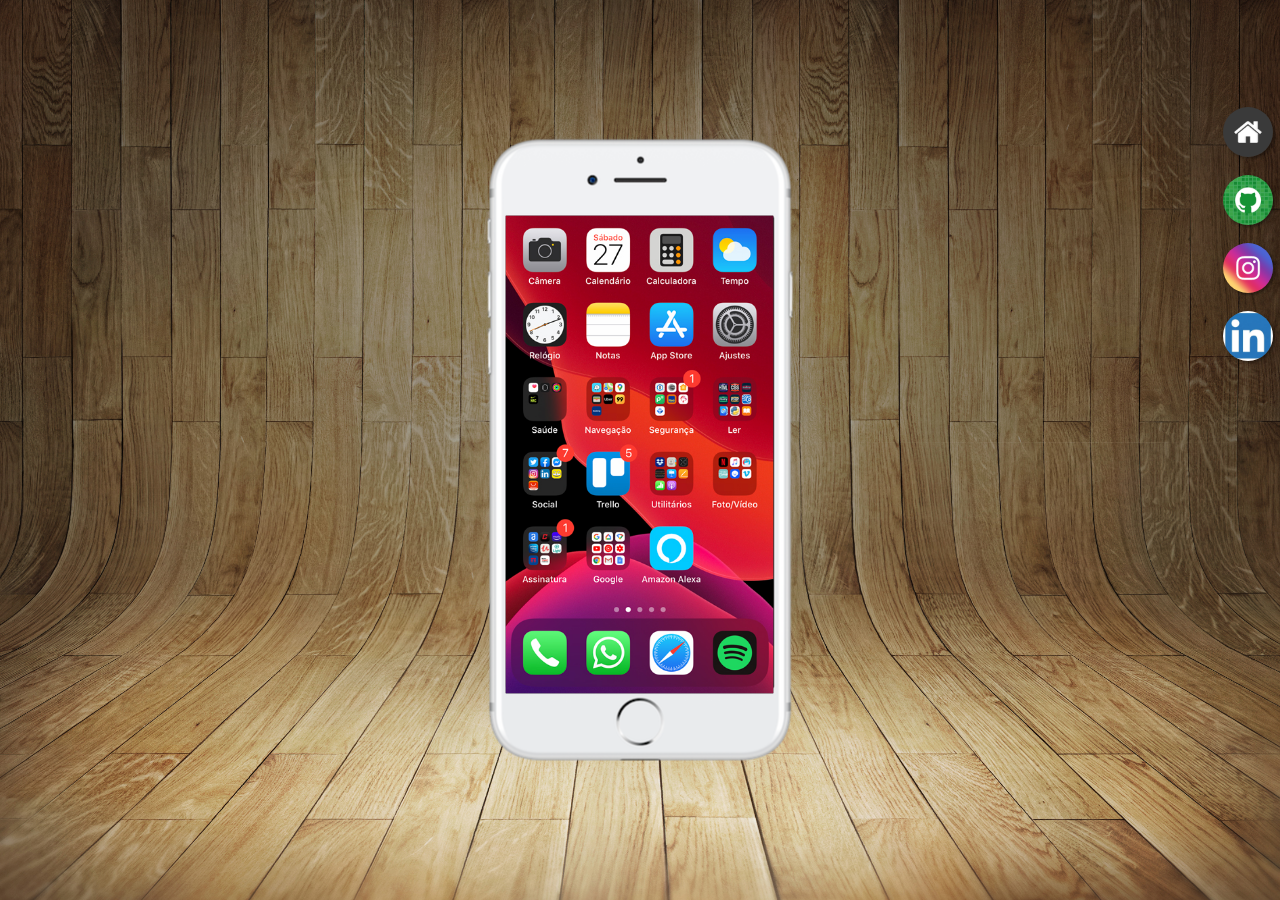
<file: index.html>
<!DOCTYPE html>
<html lang="pt-br">
<head>
    <meta charset="UTF-8">
    <meta name="viewport" content="width=device-width, initial-scale=1.0">
    <link rel="shortcut icon" href="favicon.ico" type="image/x-icon">
    <link rel="stylesheet" href="estilos/style.css">
    <title>Document</title>
</head>
<body>
    <main>
        <section id="telefone">
            <iframe src="home.html"  name="tela" id="tela" frameborder="0"></iframe>
        </section>
        <section id="redes-sociais">
            <a href="home.html" target="tela"><img src="imagens/logo-home.jpg" alt=""></a> <br>
            <a href="github.html" target="tela"><img src="imagens/logo-github.jpg" alt=""></a> <br>
            <a href="instagram.html" target="tela"><img src="imagens/logo-instagram.jpg" alt=""></a> <br>
            <a href="linkedin.html" target="tela"><img src="imagens/logo-linkedin.jfif" alt=""></a> <br>
        </section>
    </main>
</body>
</html>
</file>
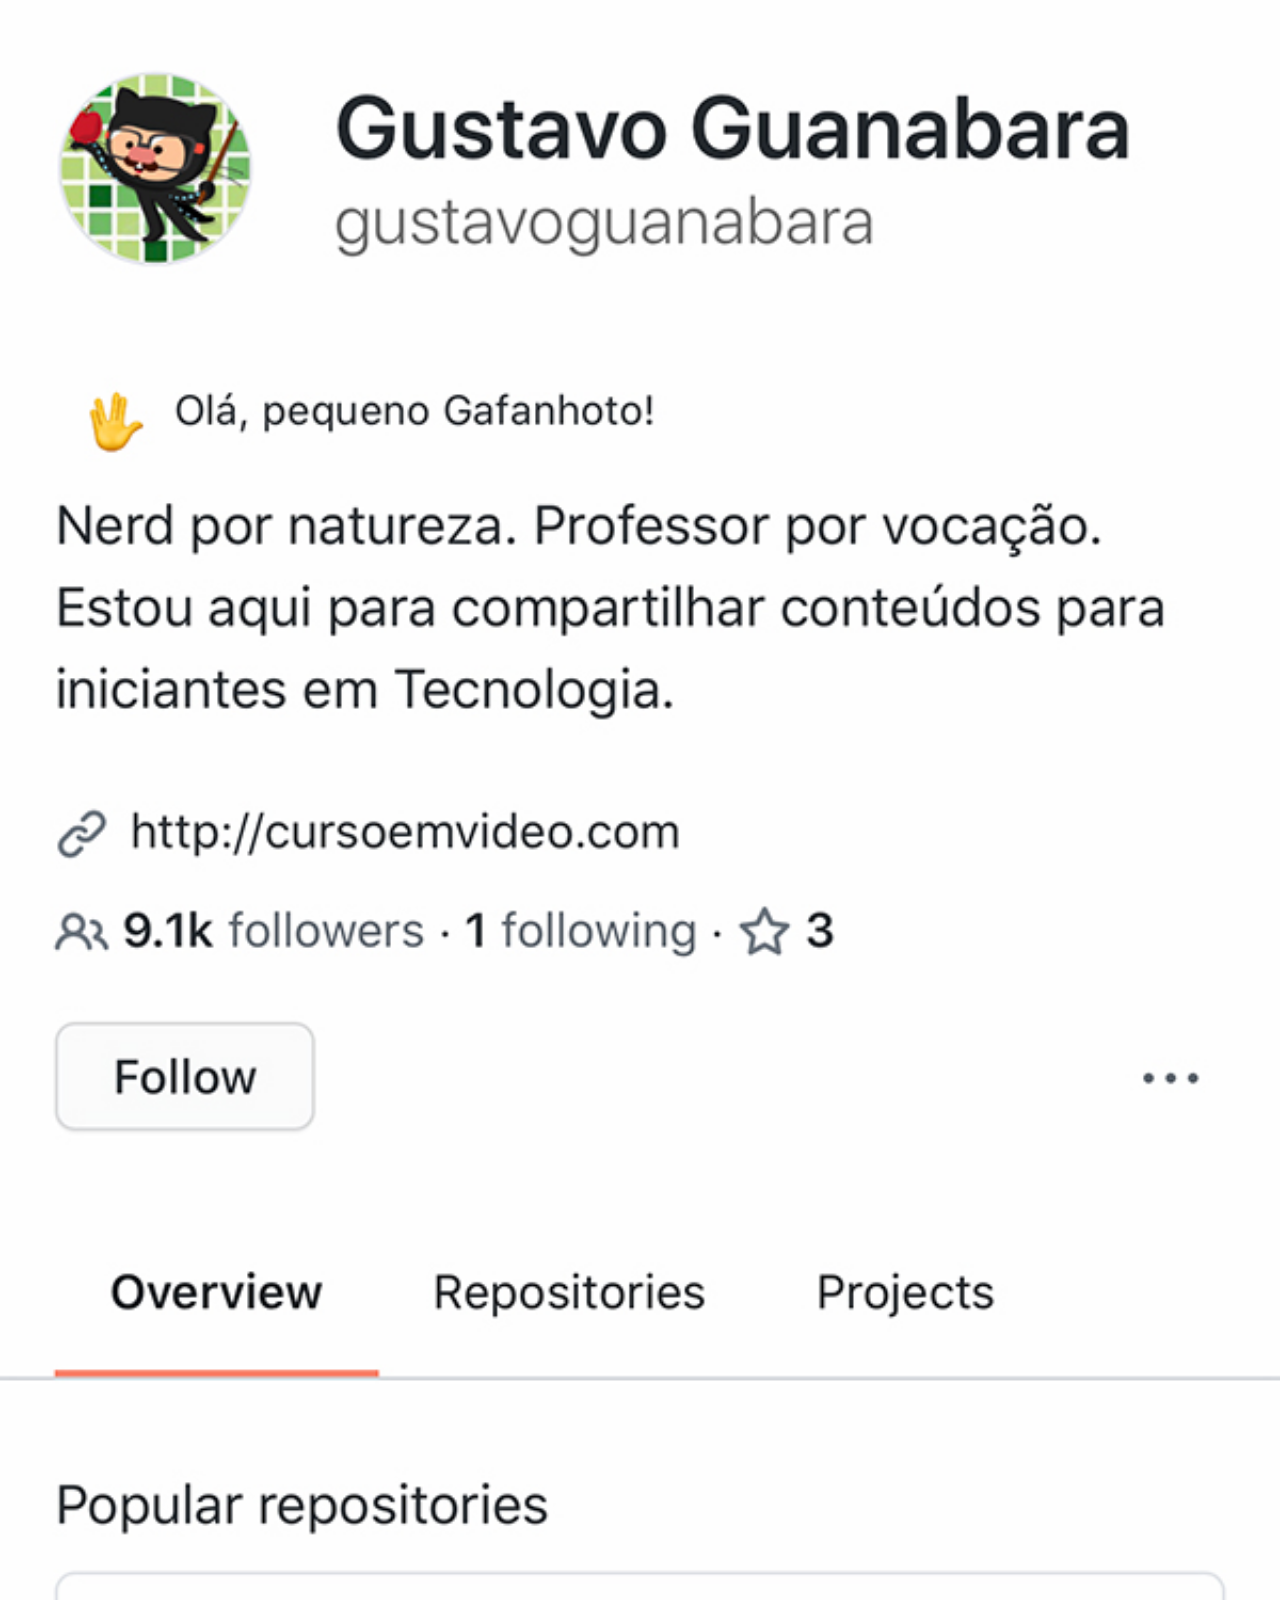
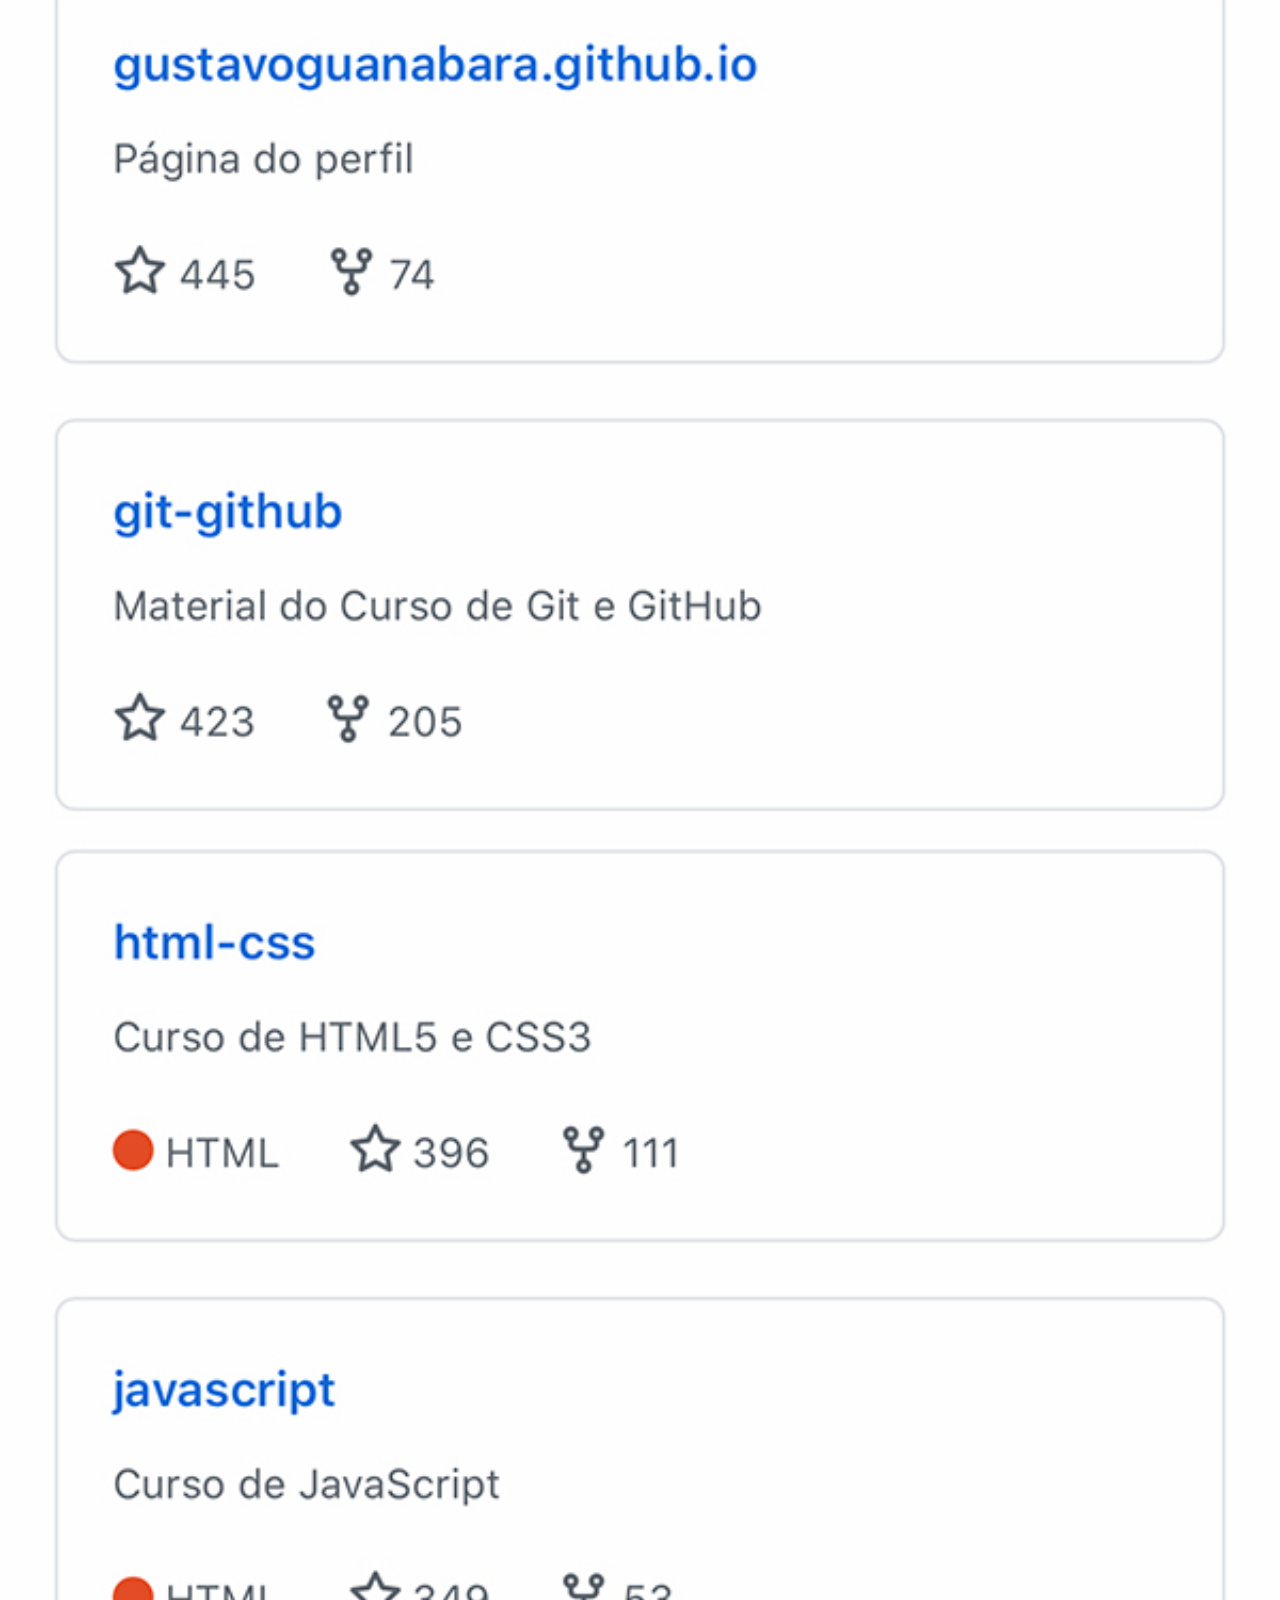
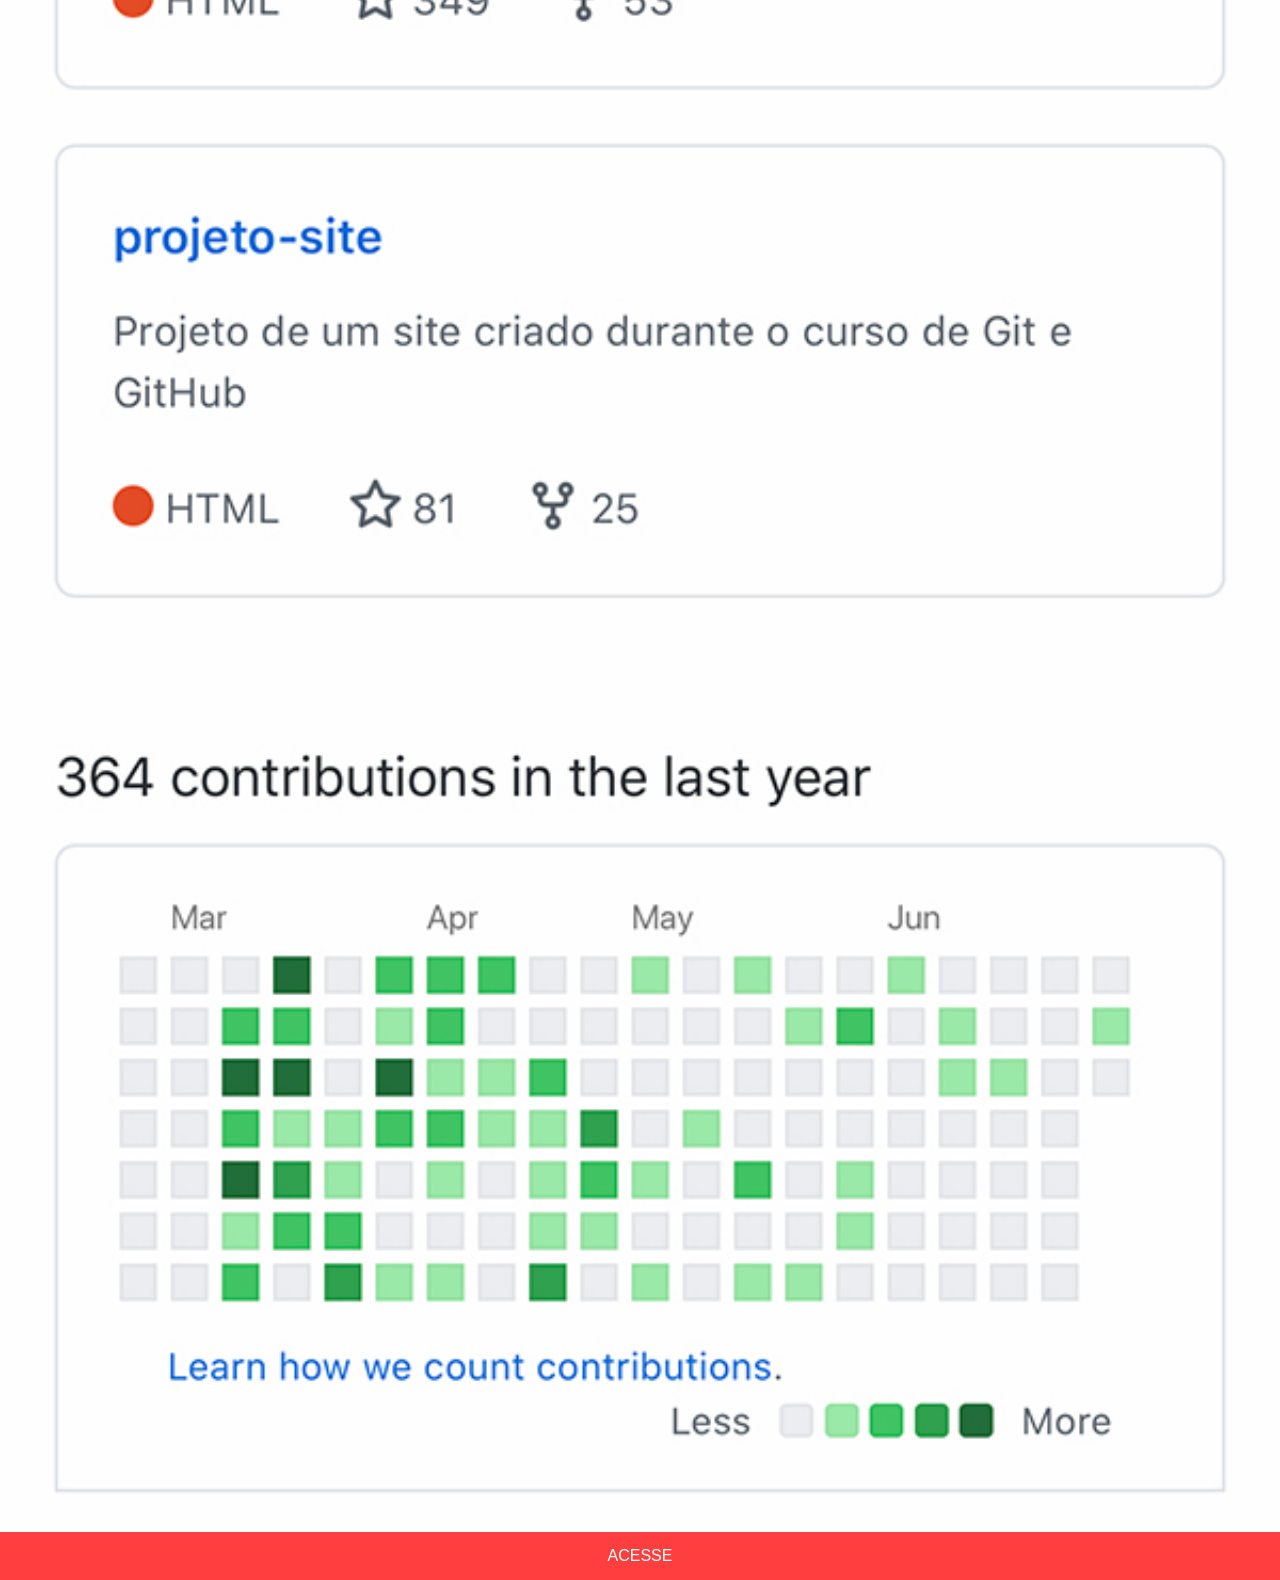
<file: github.html>
<!DOCTYPE html>
<html lang="pt-br">
<head>
    <meta charset="UTF-8">
    <meta name="viewport" content="width=device-width, initial-scale=1.0">
    <link rel="stylesheet" href="/estilos/social.css">
    <title>Git Hub</title>
</head>
<body>
    <img src="imagens/tela-github.jpg" alt="GitHub">
    <a href="https://github.com/JoaoGuilhermmy" target="_blank">ACESSE</a>
</body>
</html>
</file>
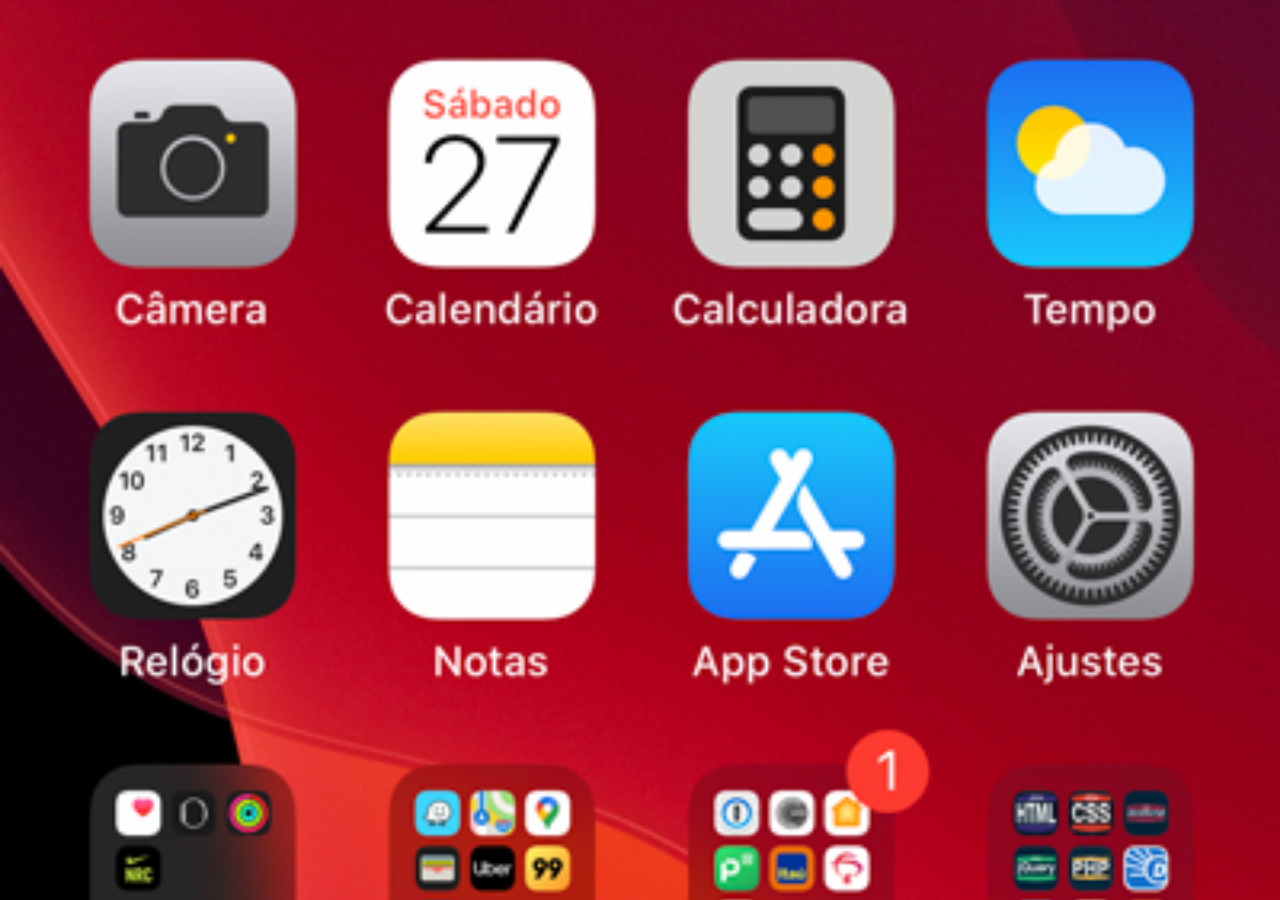
<file: home.html>
<!DOCTYPE html>
<html lang="pt-br">
<head>
    <meta charset="UTF-8">
    <meta name="viewport" content="width=device-width, initial-scale=1.0">
    <title>Document</title>
    <style>
        *{
            padding: 0px;
            margin: 0px;
        }

        body{ 
            width: 100vw;
            height: 100vh;
            background: black url('imagens/tela-home.jpg') no-repeat top center;
            background-size: cover;
        }
    </style>
</head>
<body>
    
</body>
</html>
</file>
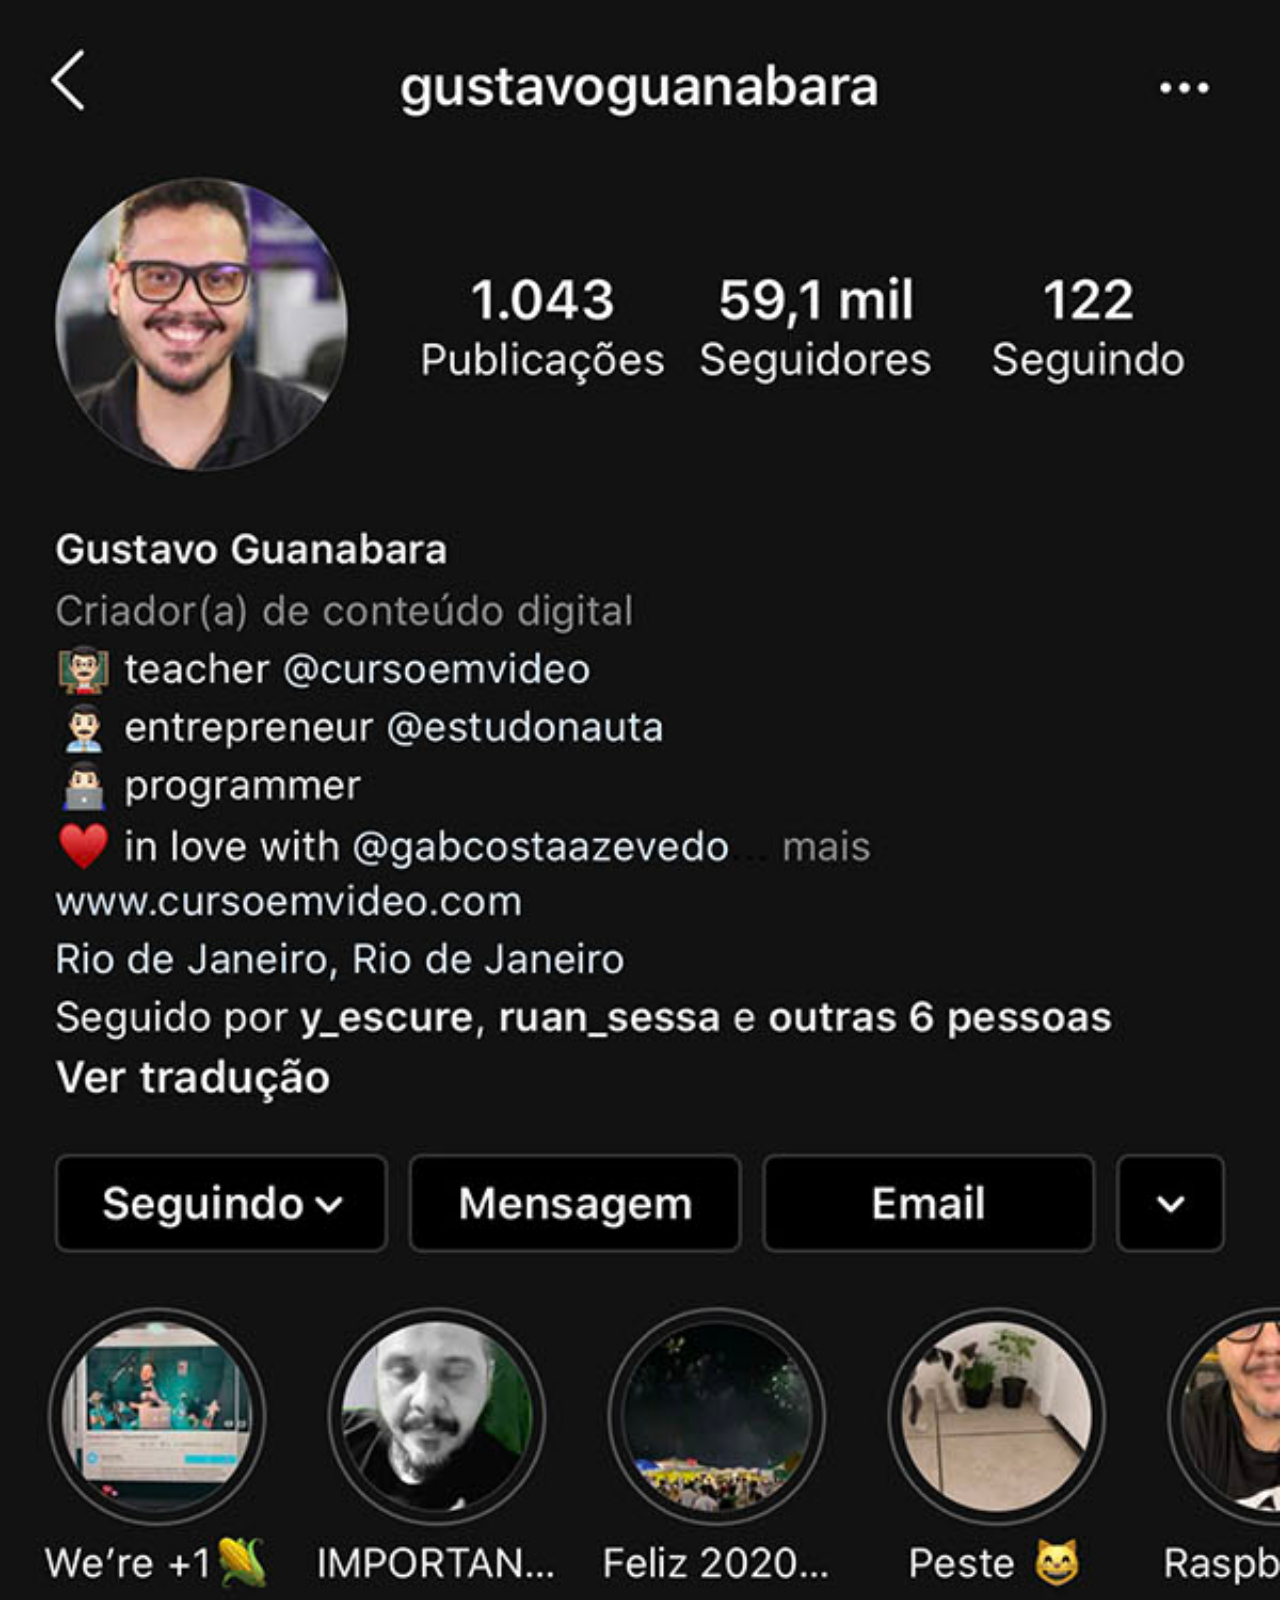
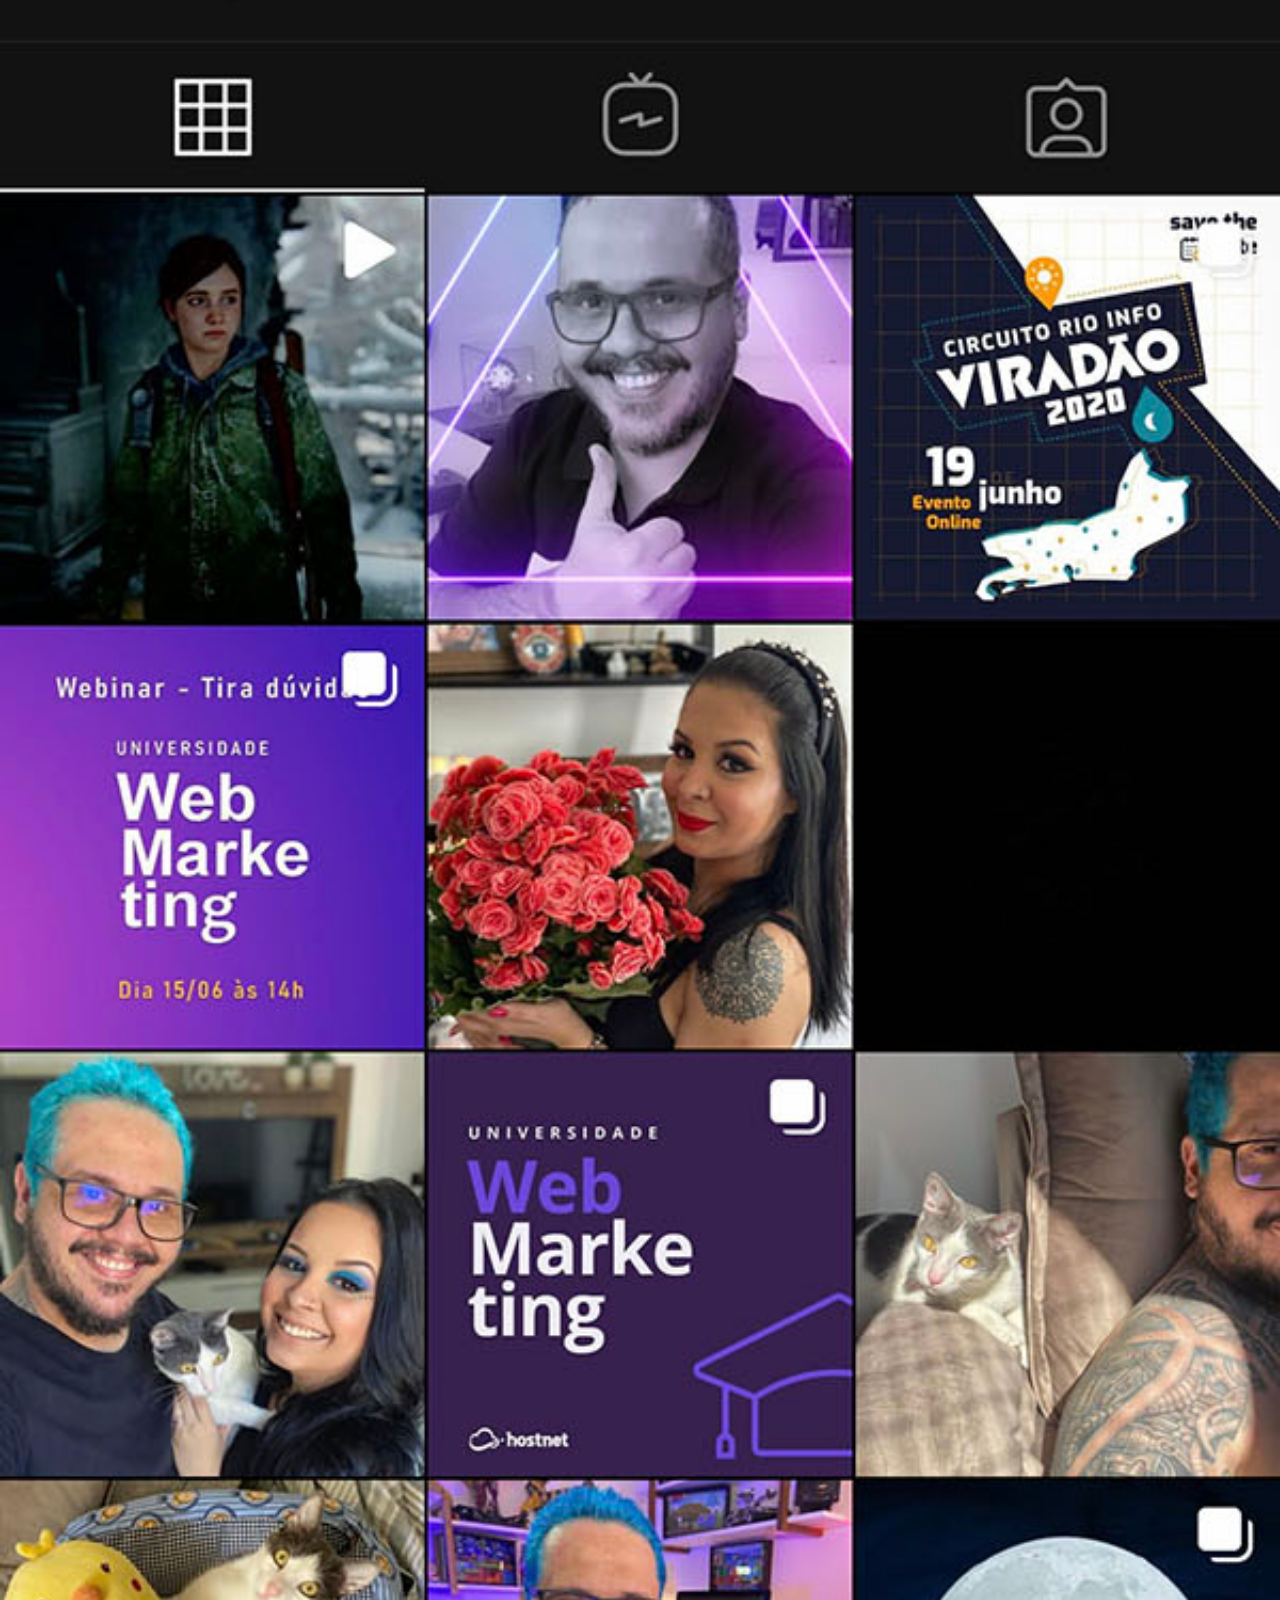
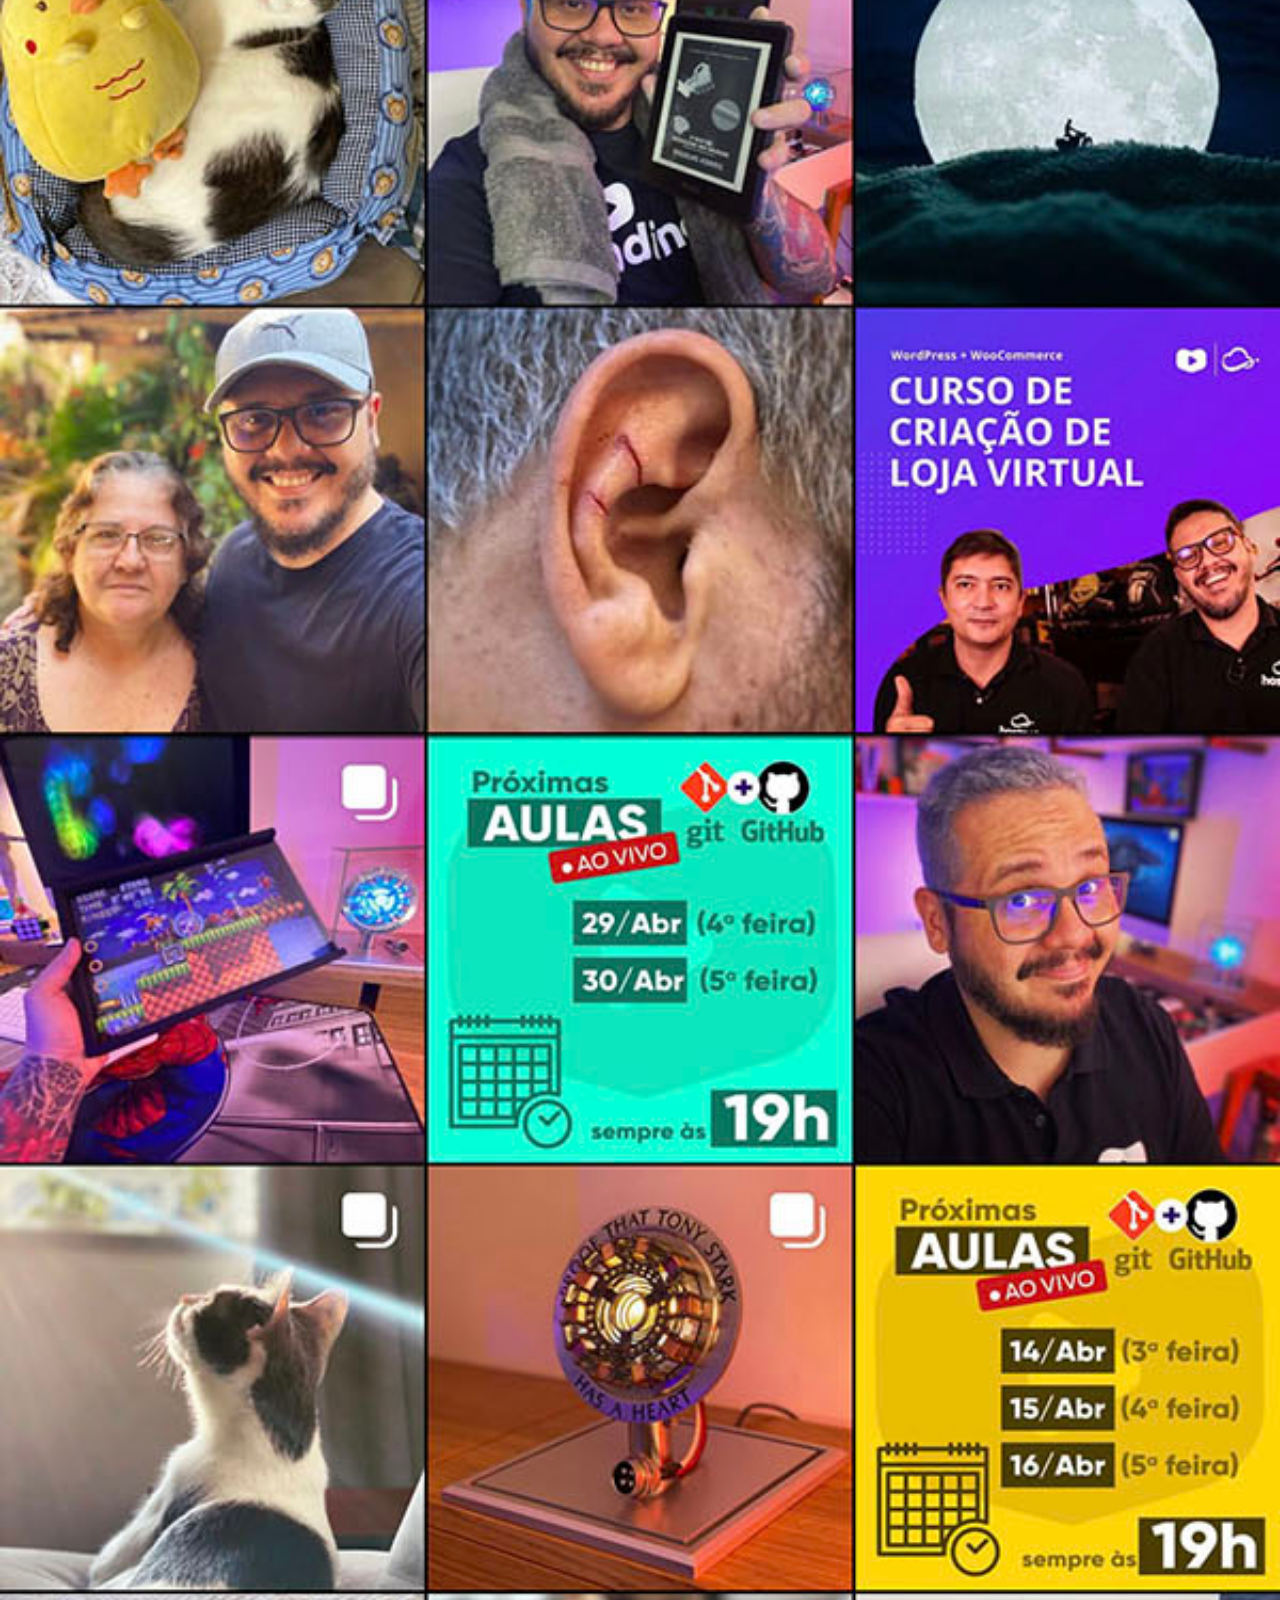
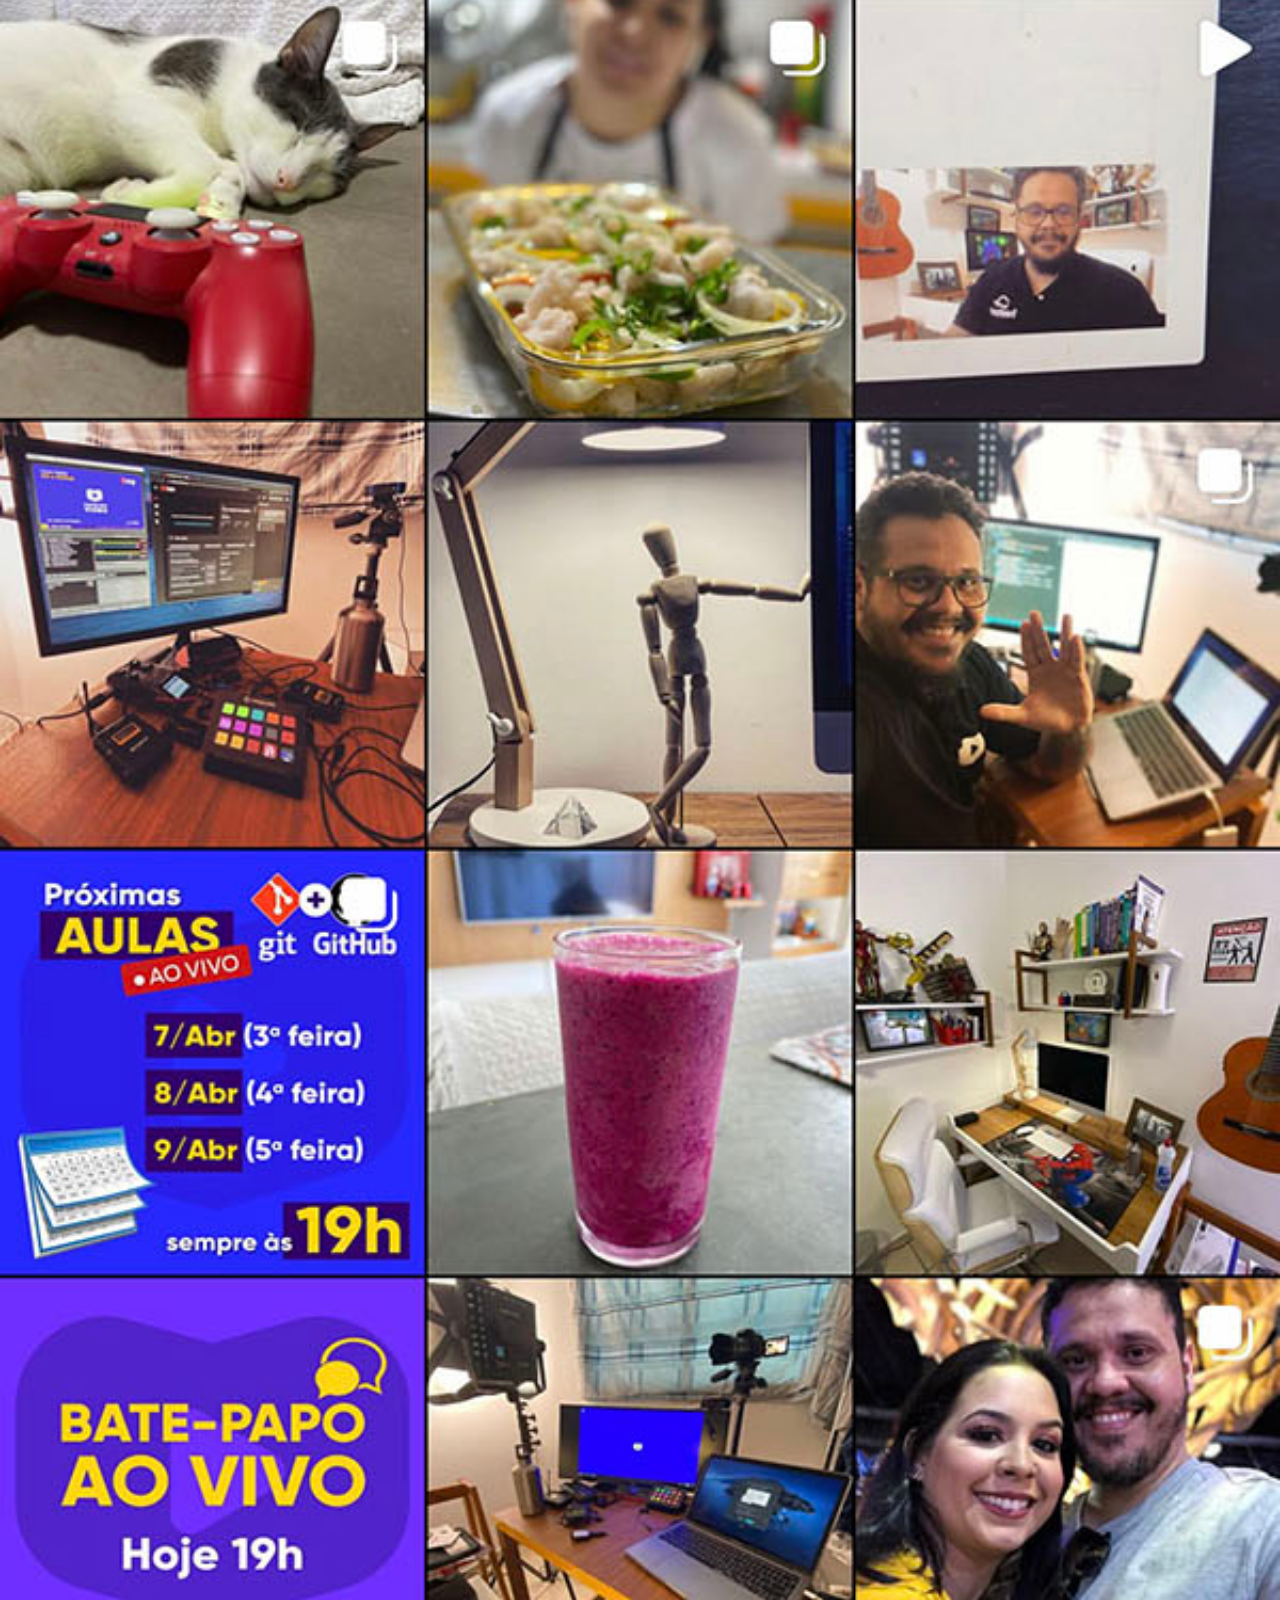
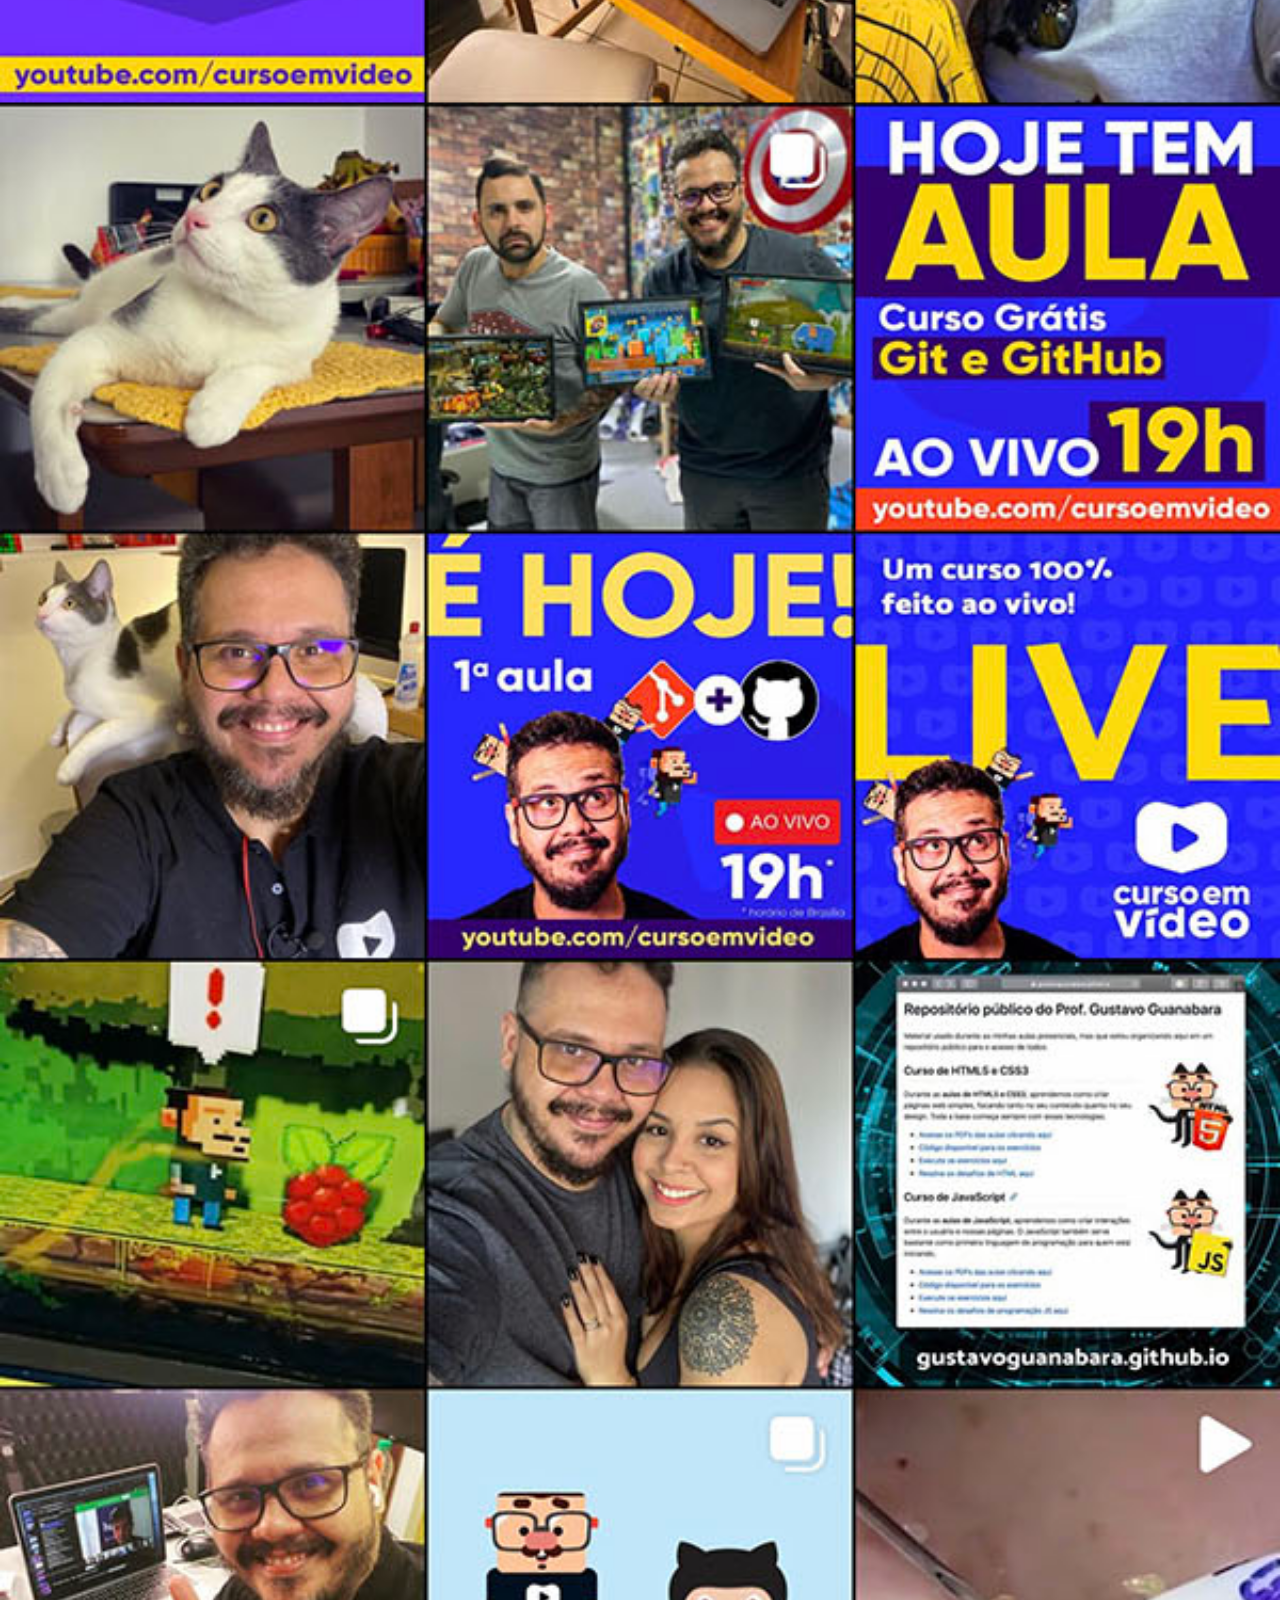
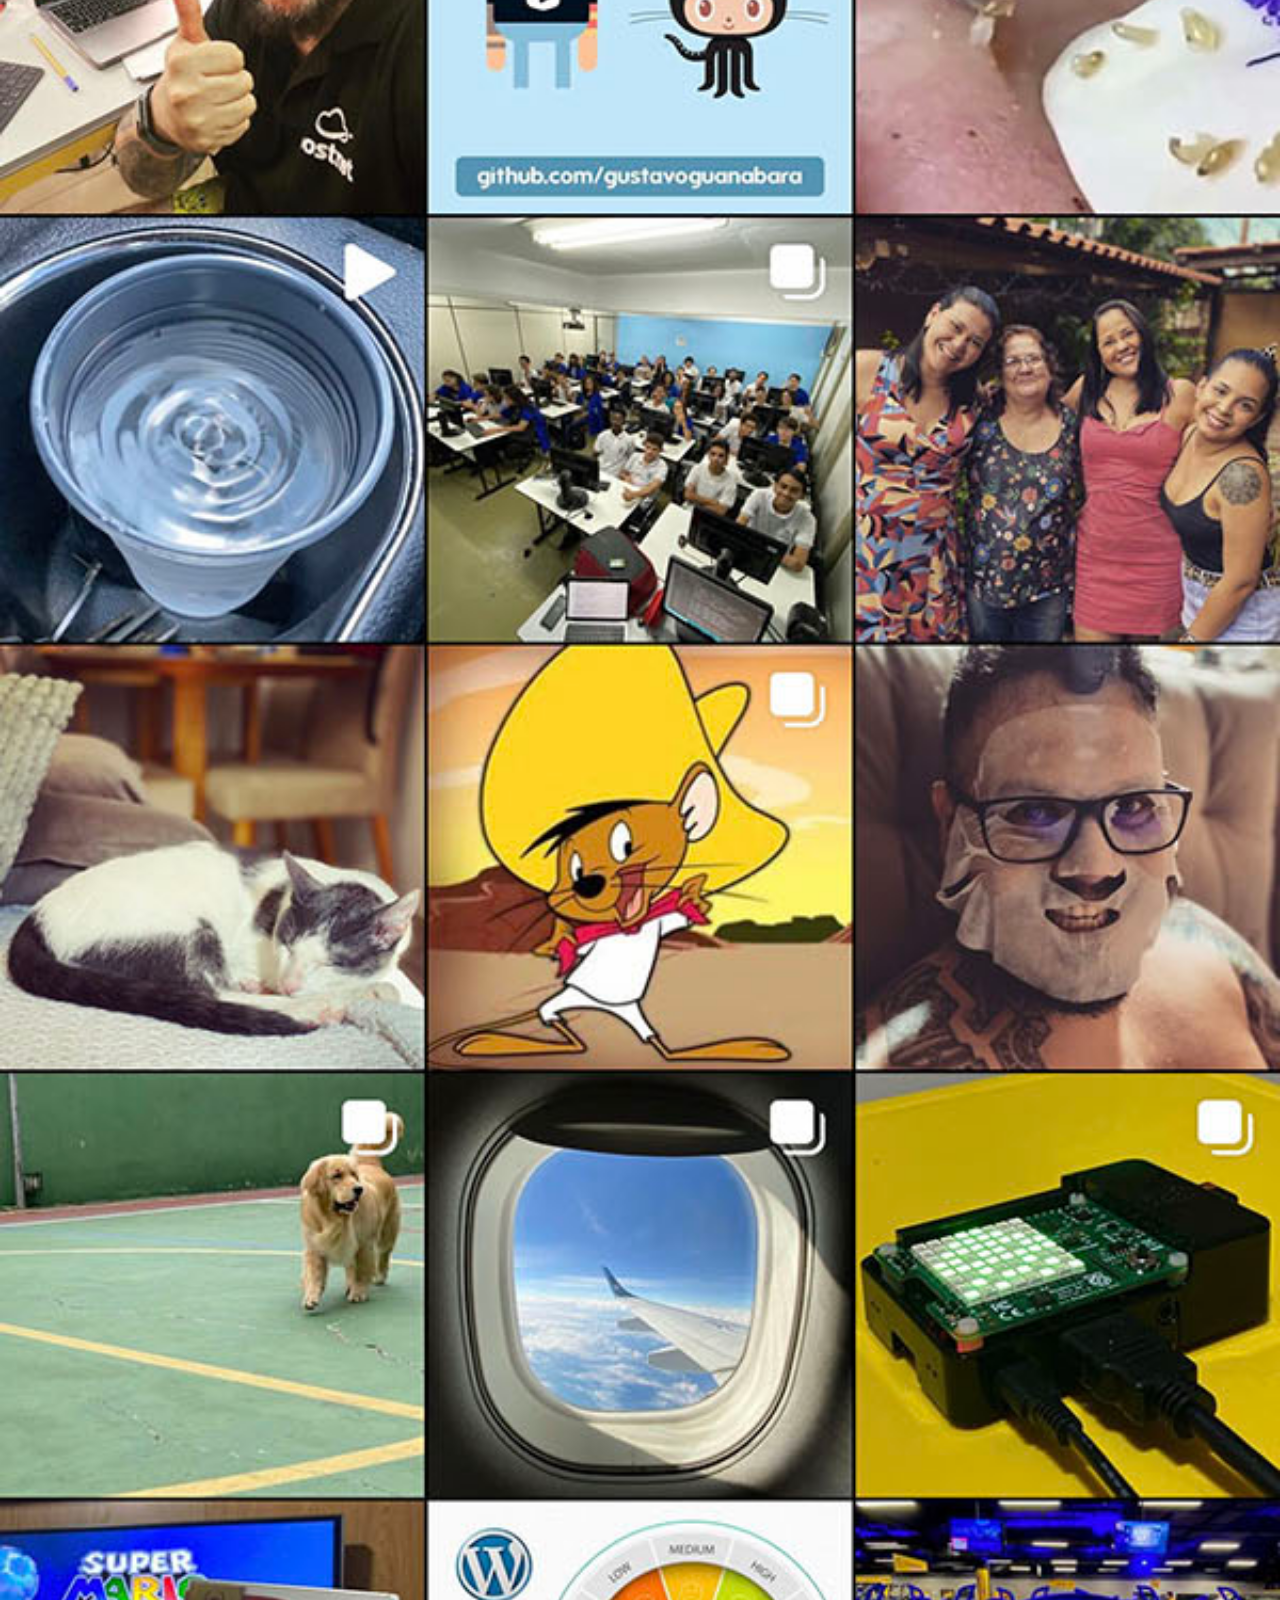
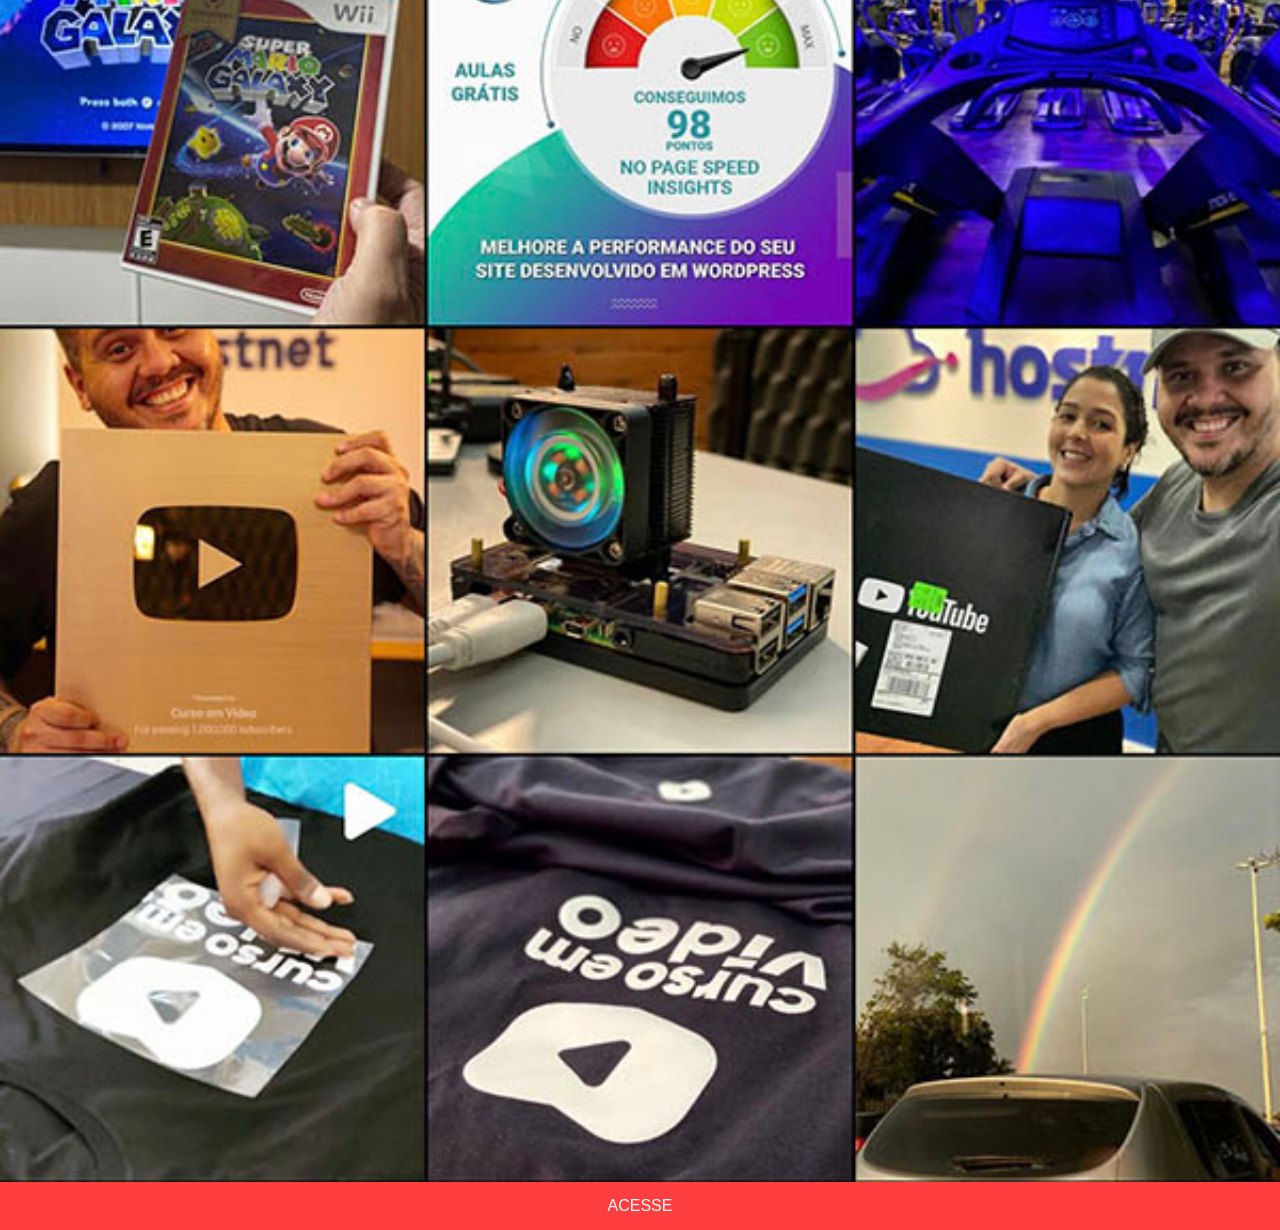
<file: instagram.html>
<!DOCTYPE html>
<html lang="pt-br">
<head>
    <meta charset="UTF-8">
    <meta name="viewport" content="width=device-width, initial-scale=1.0">
    <title>Instagram</title>
    <link rel="stylesheet" href="estilos/social.css">
</head>
<body>
    <img src="imagens/tela-instagram.jpg" alt="Instagram">
    <a href="https://www.instagram.com/joao.guilhermmy" target="_blank">ACESSE</a>
</body>
</html>
</file>
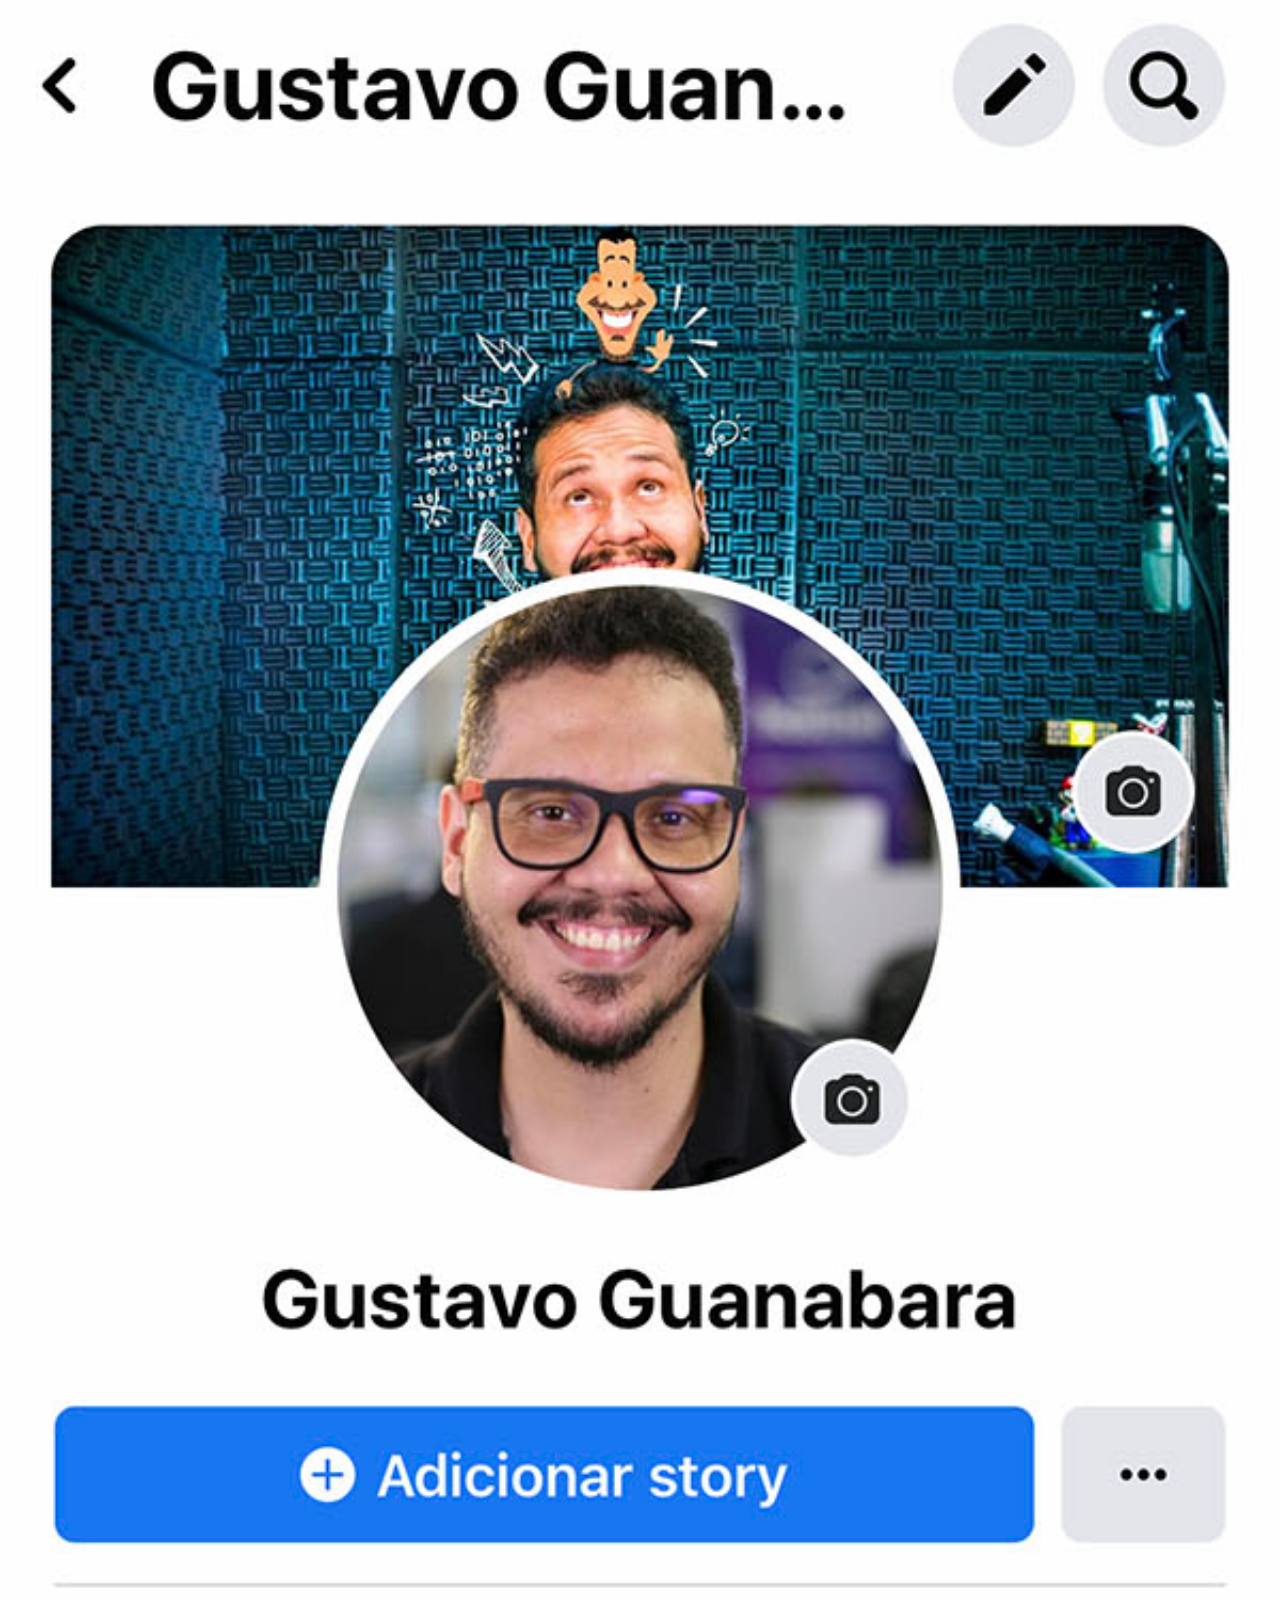
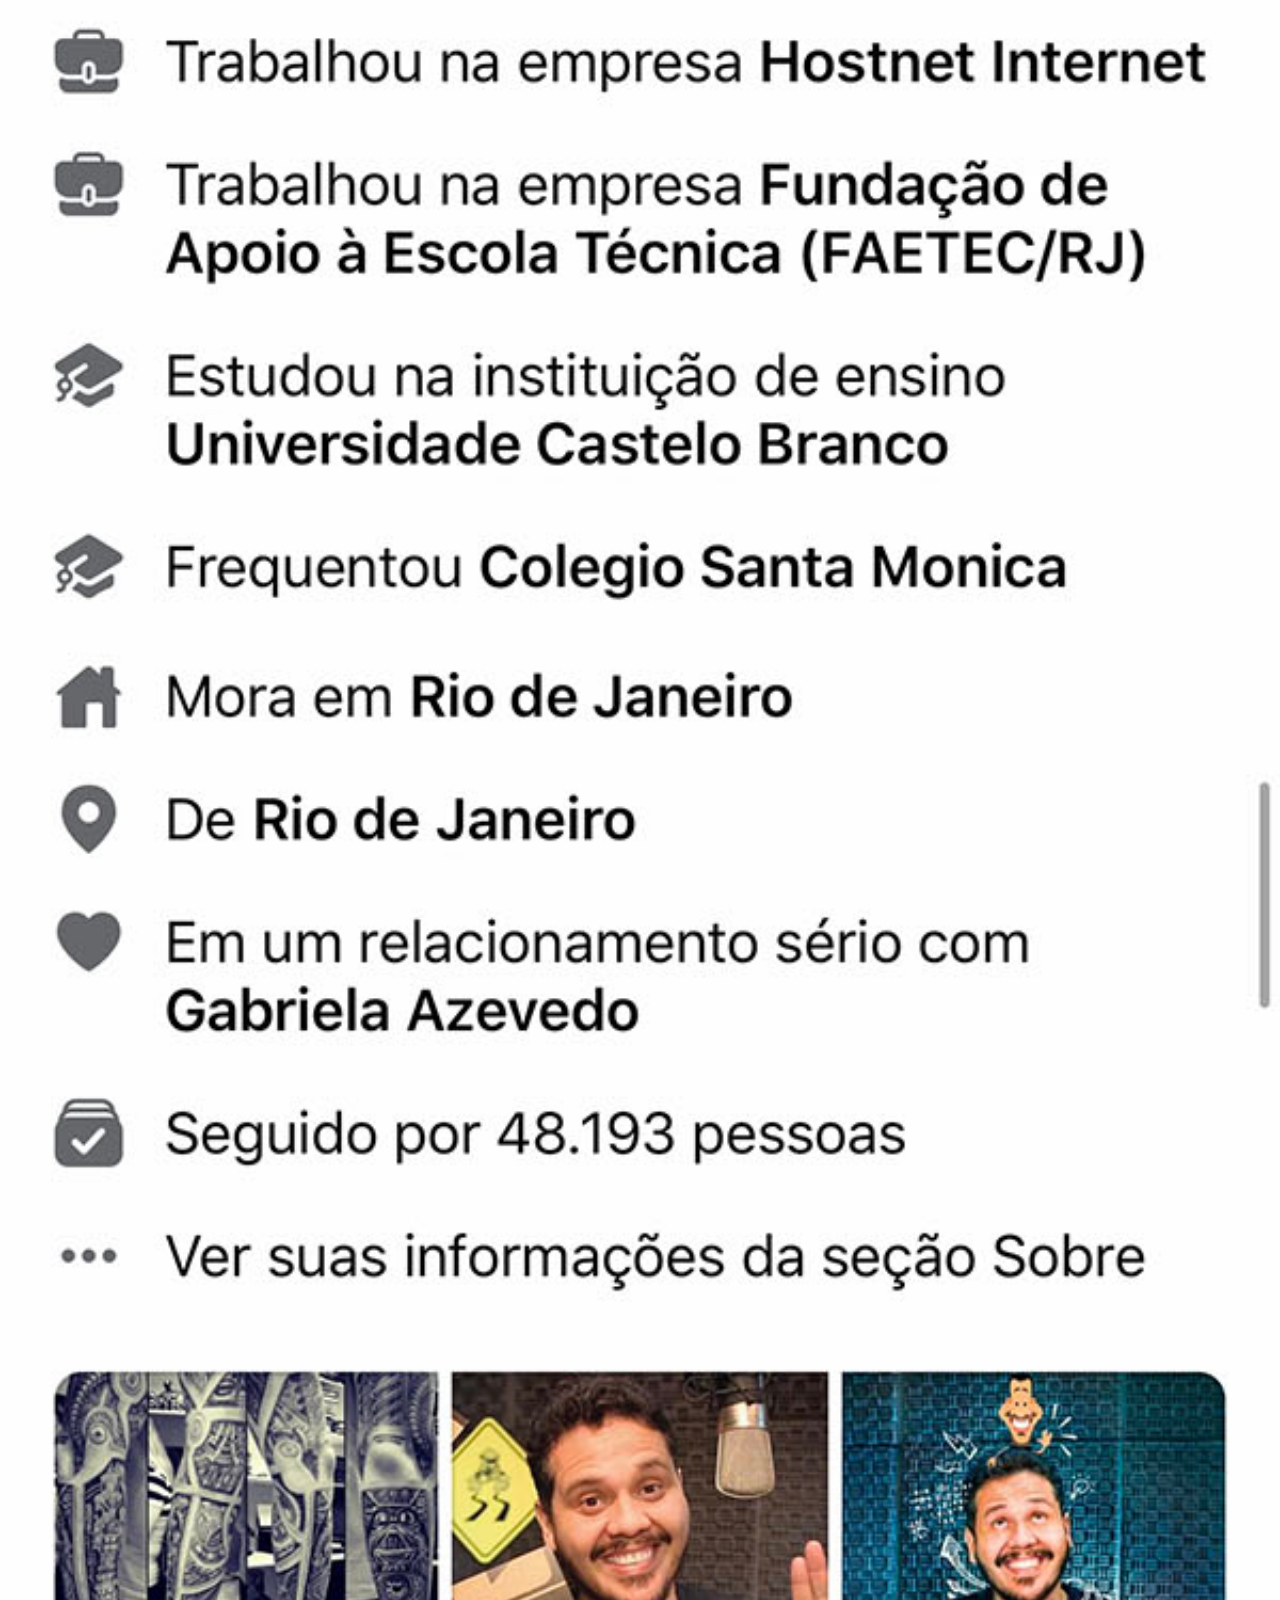
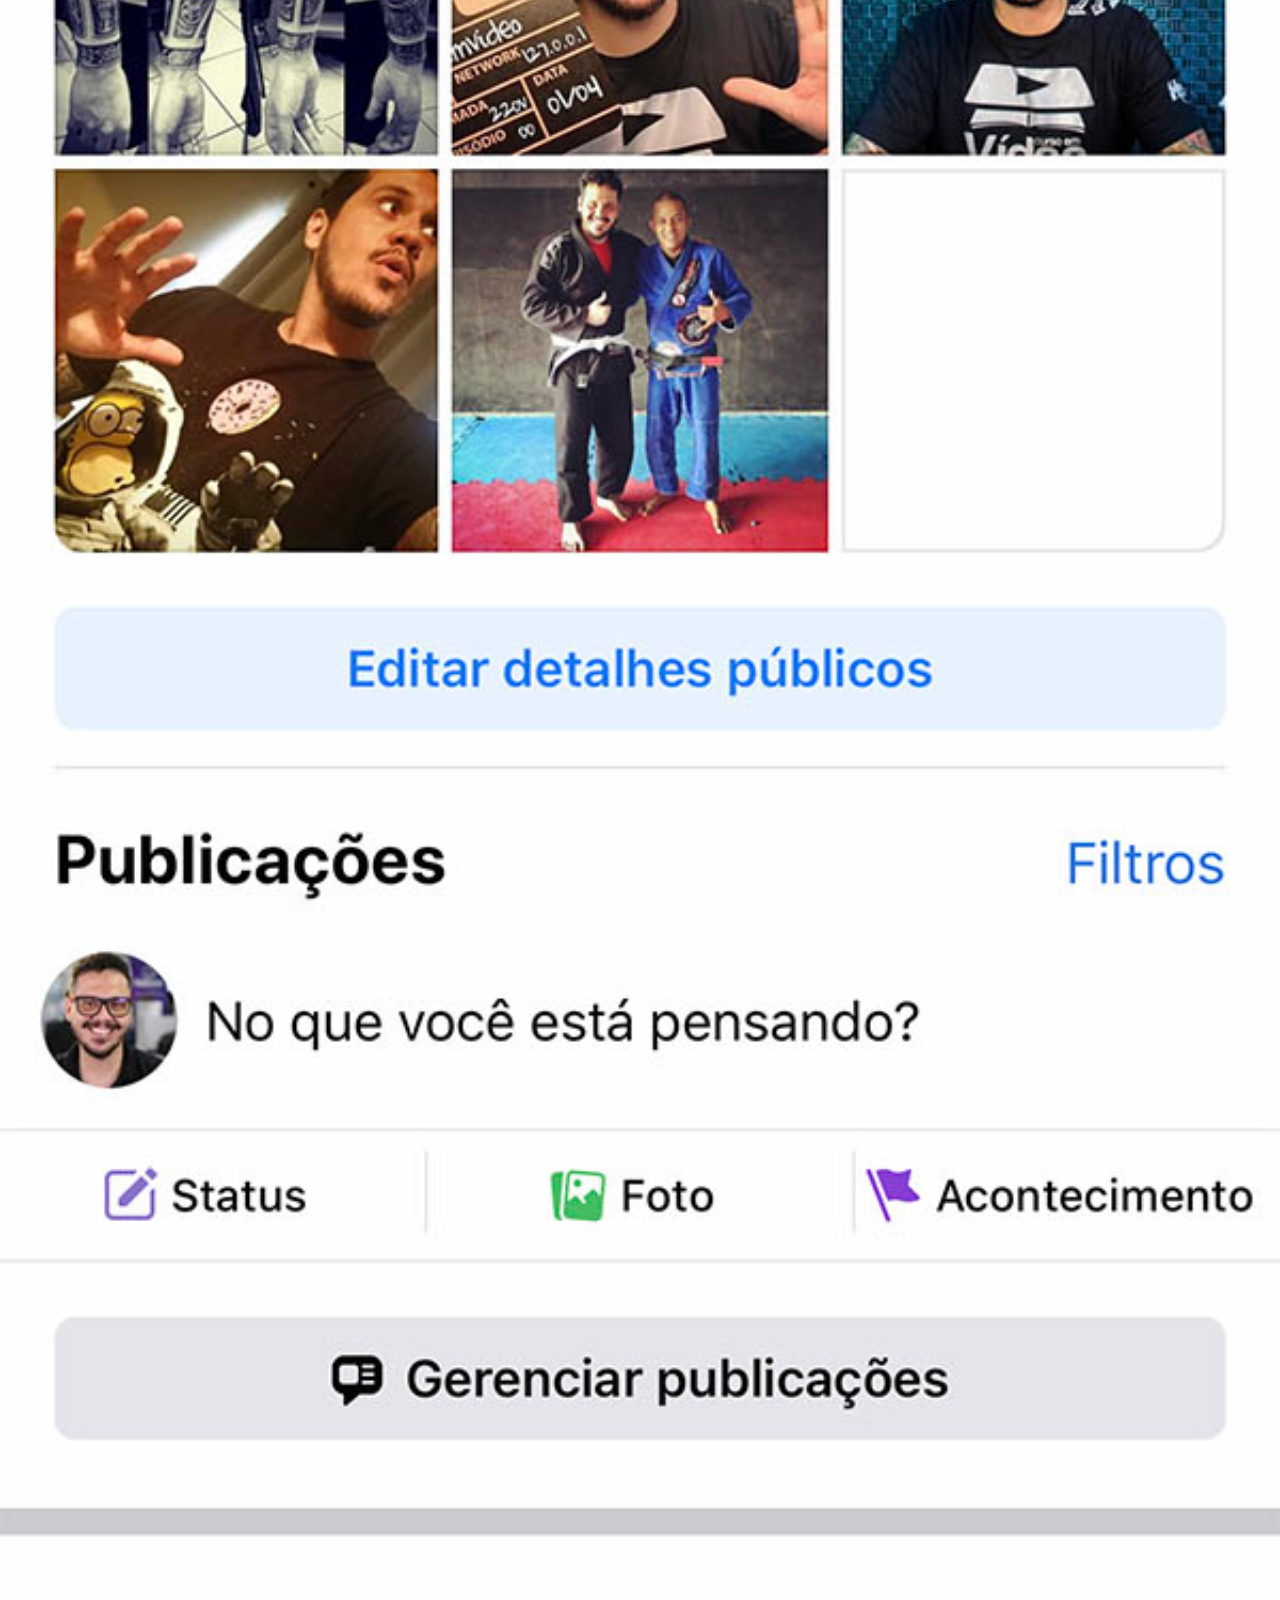
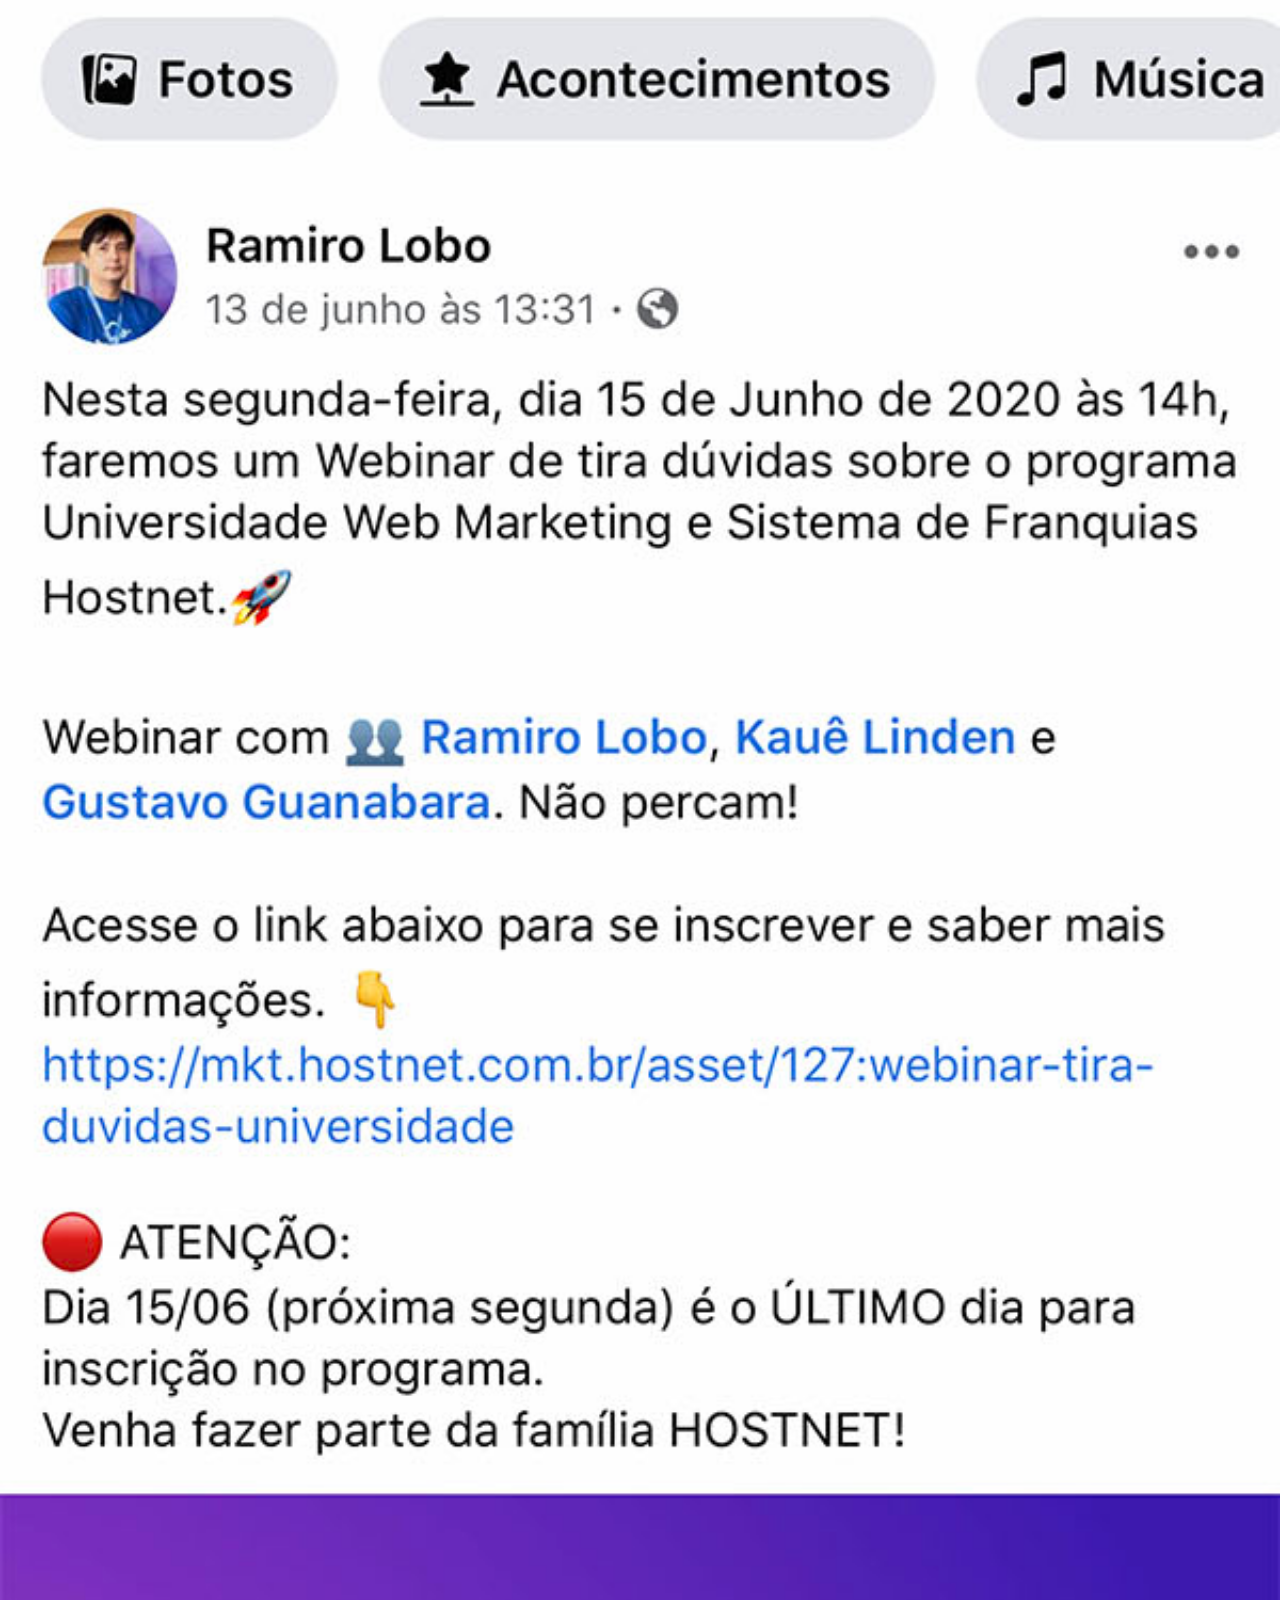
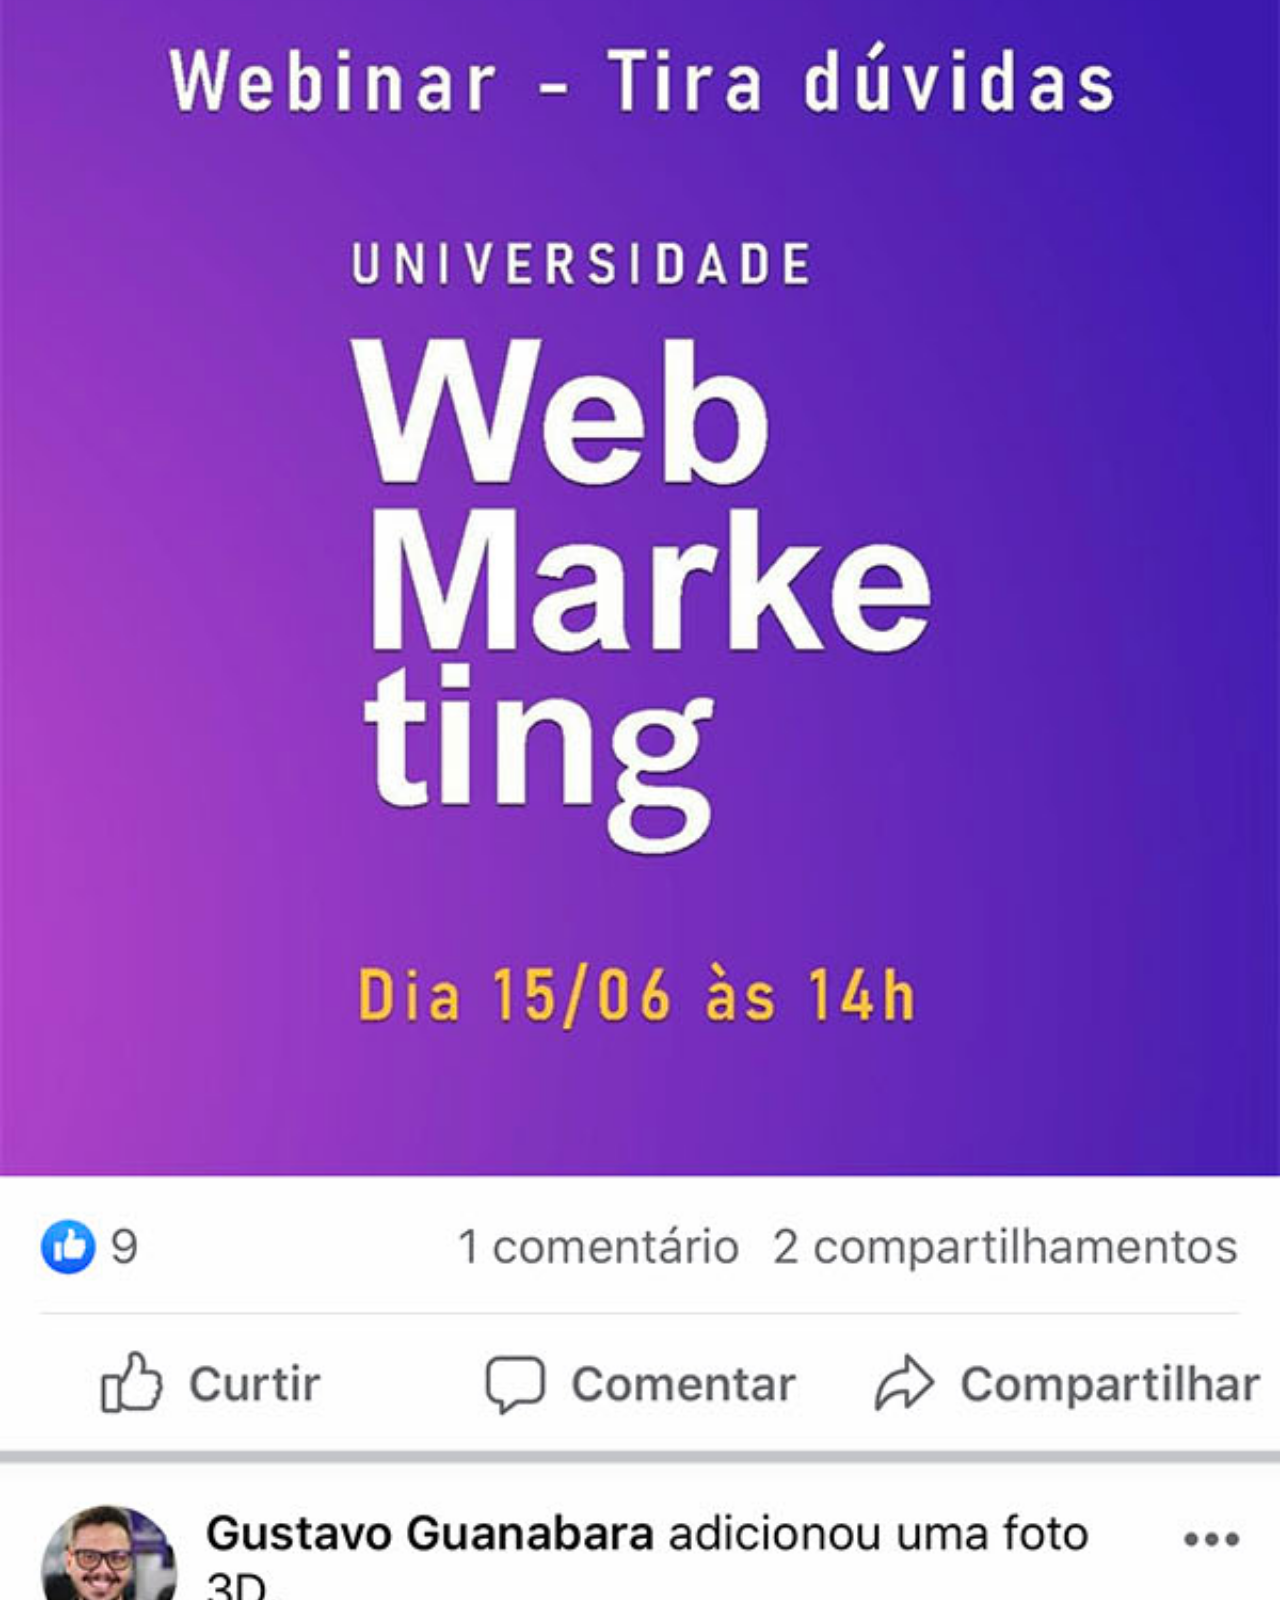
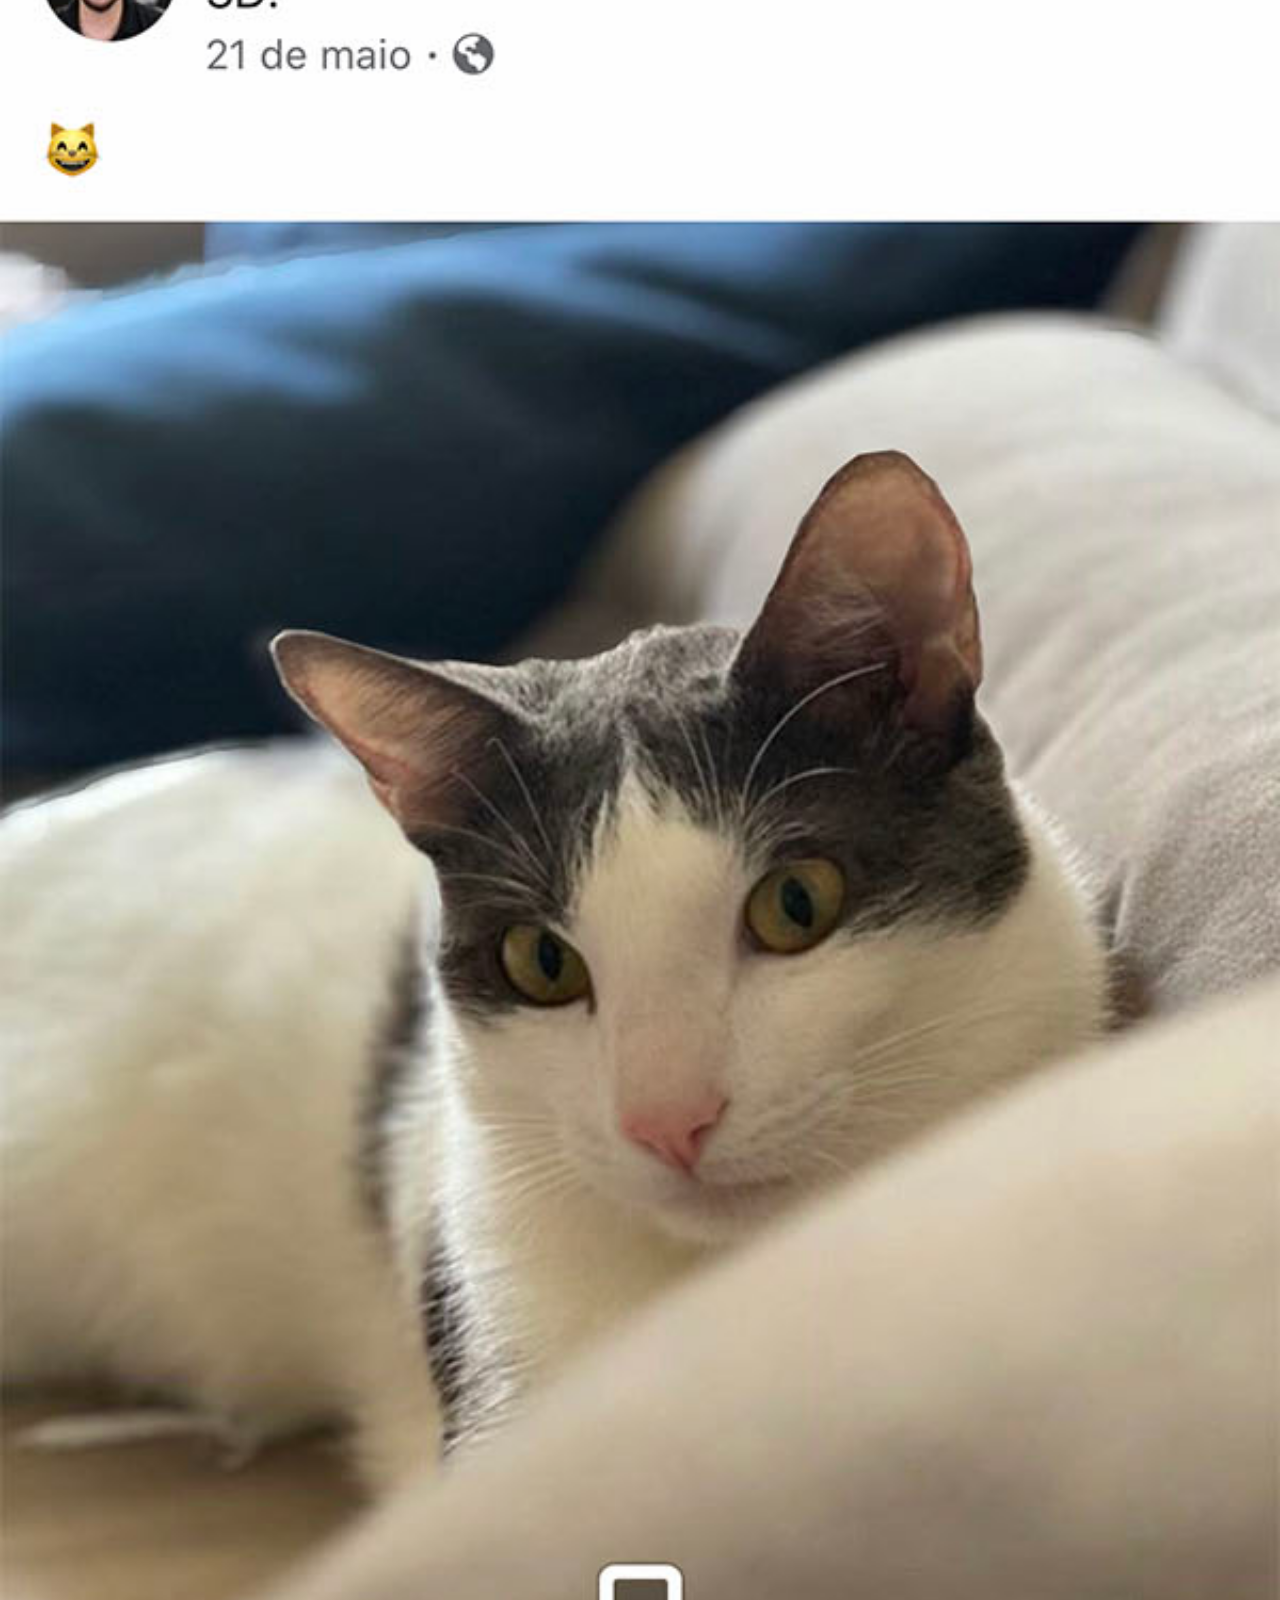
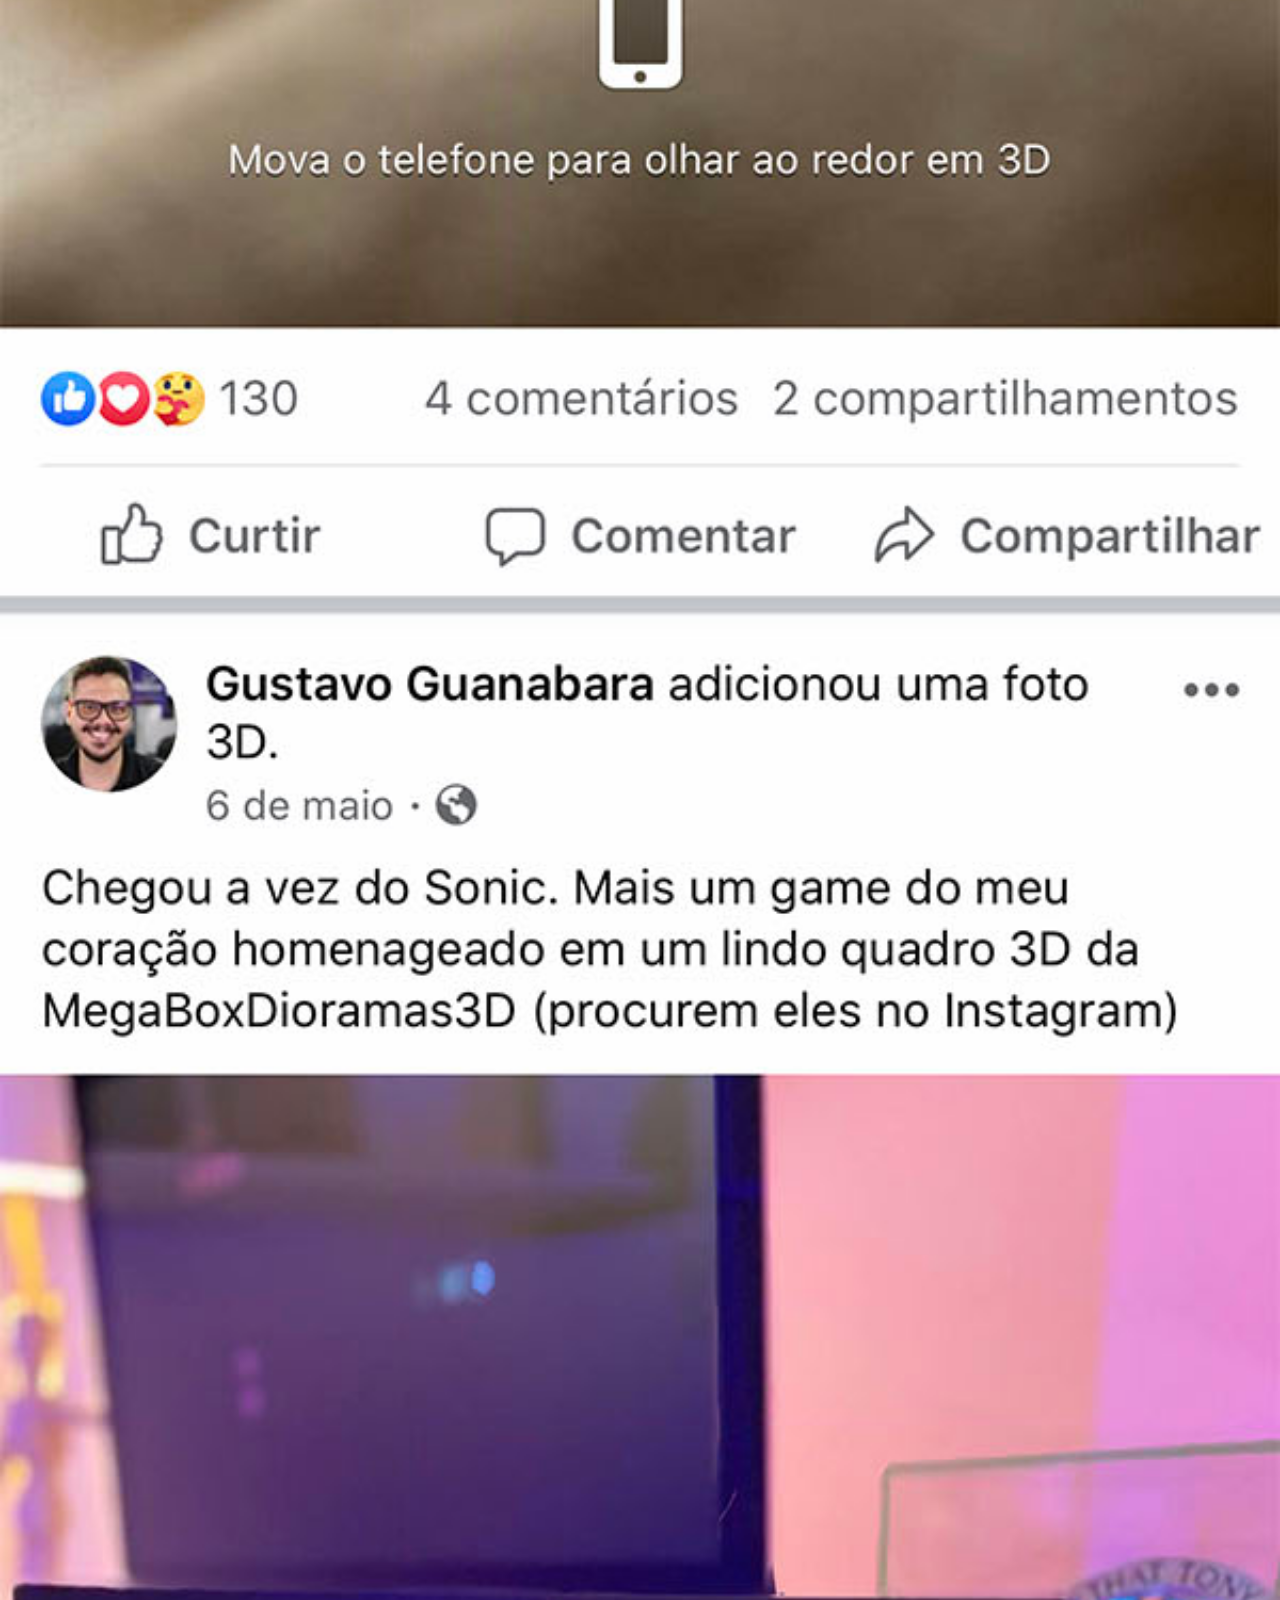
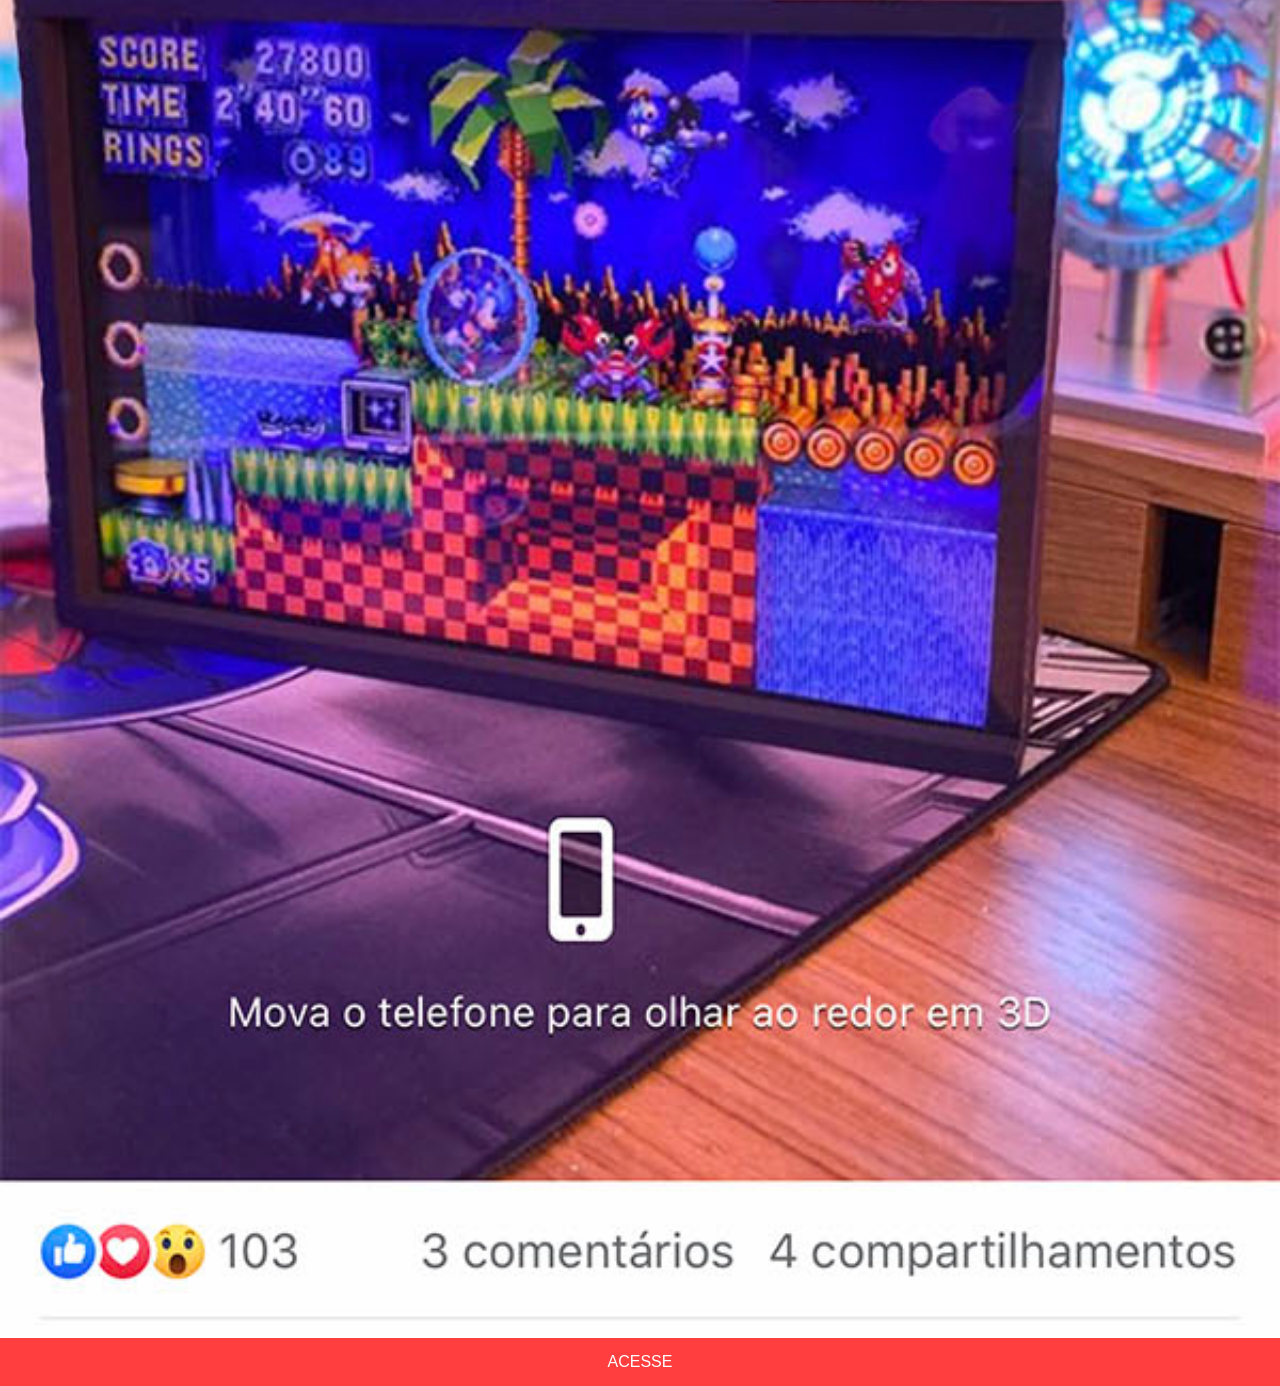
<file: linkedin.html>
<!DOCTYPE html>
<html lang="pt-br">
<head>
    <meta charset="UTF-8">
    <meta name="viewport" content="width=device-width, initial-scale=1.0">
    <title>Linkedin</title>
    <link rel="stylesheet" href="estilos/social.css">
</head>
<body>
    <img src="imagens/tela-facebook.jpg" alt="Linkedin">
    <a href="https://www.linkedin.com/in/joaoguilhermmy" target="_blank">ACESSE</a>
</body>
</html>
</file>
<file: estilos/style.css>
@charset "UTF-8";

*{
    margin: 0px;
    padding: 0px;
}

html, body{
    height: 100vh;
    width: 100vw;
    background-color: black;
}

body{
    background: url('../imagens/fundo-madeira.jpg') no-repeat top center;
    background-size: cover;
    background-attachment: fixed;
}

main{
    position: relative;
    height:  100vh;
}

#telefone{
    position: absolute;
    top: 50%;
    left: 50%;
    transform: translate(-50%, -50%);

    height: 627px;
    width: 311px;
    background: url('../imagens/frame-iphone.png');
}

iframe#tela{
    position: relative;
    top: 79px;
    left: 21.1px;
    width: 268px;
    height: 478px;
}

section#redes-sociais{
    padding-top: 100px;
    text-align: right;
}

section#redes-sociais img{
    width: 50px;
    margin: 7px;
    border-radius: 50%;
    box-shadow: 2px 2px 3px rgba(0, 0, 0, 0.377);
    box-sizing: border-box;
}

section#redes-sociais img:hover{
    border: 2px solid rgba(255, 255, 255, 0.753);
    transform: translate(-4px, -4px);
    box-shadow: 3px 3px 5px rgba(0, 0, 0, 0.63);
    transition: transform .4s;
}
</file>
<file: estilos/social.css>
@charset "UTF-8";

*{
    margin: 0px;
    padding: 0px;
    font-family: Arial, Helvetica, sans-serif;
}

::-webkit-scrollbar{
    width: 0px;
    height: 0px;
}

img{
    width: 100vw;
}

a{
    display: block;
    background-color: rgba(255, 0, 0, 0.753);
    color: white;
    margin: -4px;
    padding: 15px;
    text-align: center;
    text-decoration: none;
}

a:hover{
    background-color: red;
    font-weight: bold;
}
</file>
